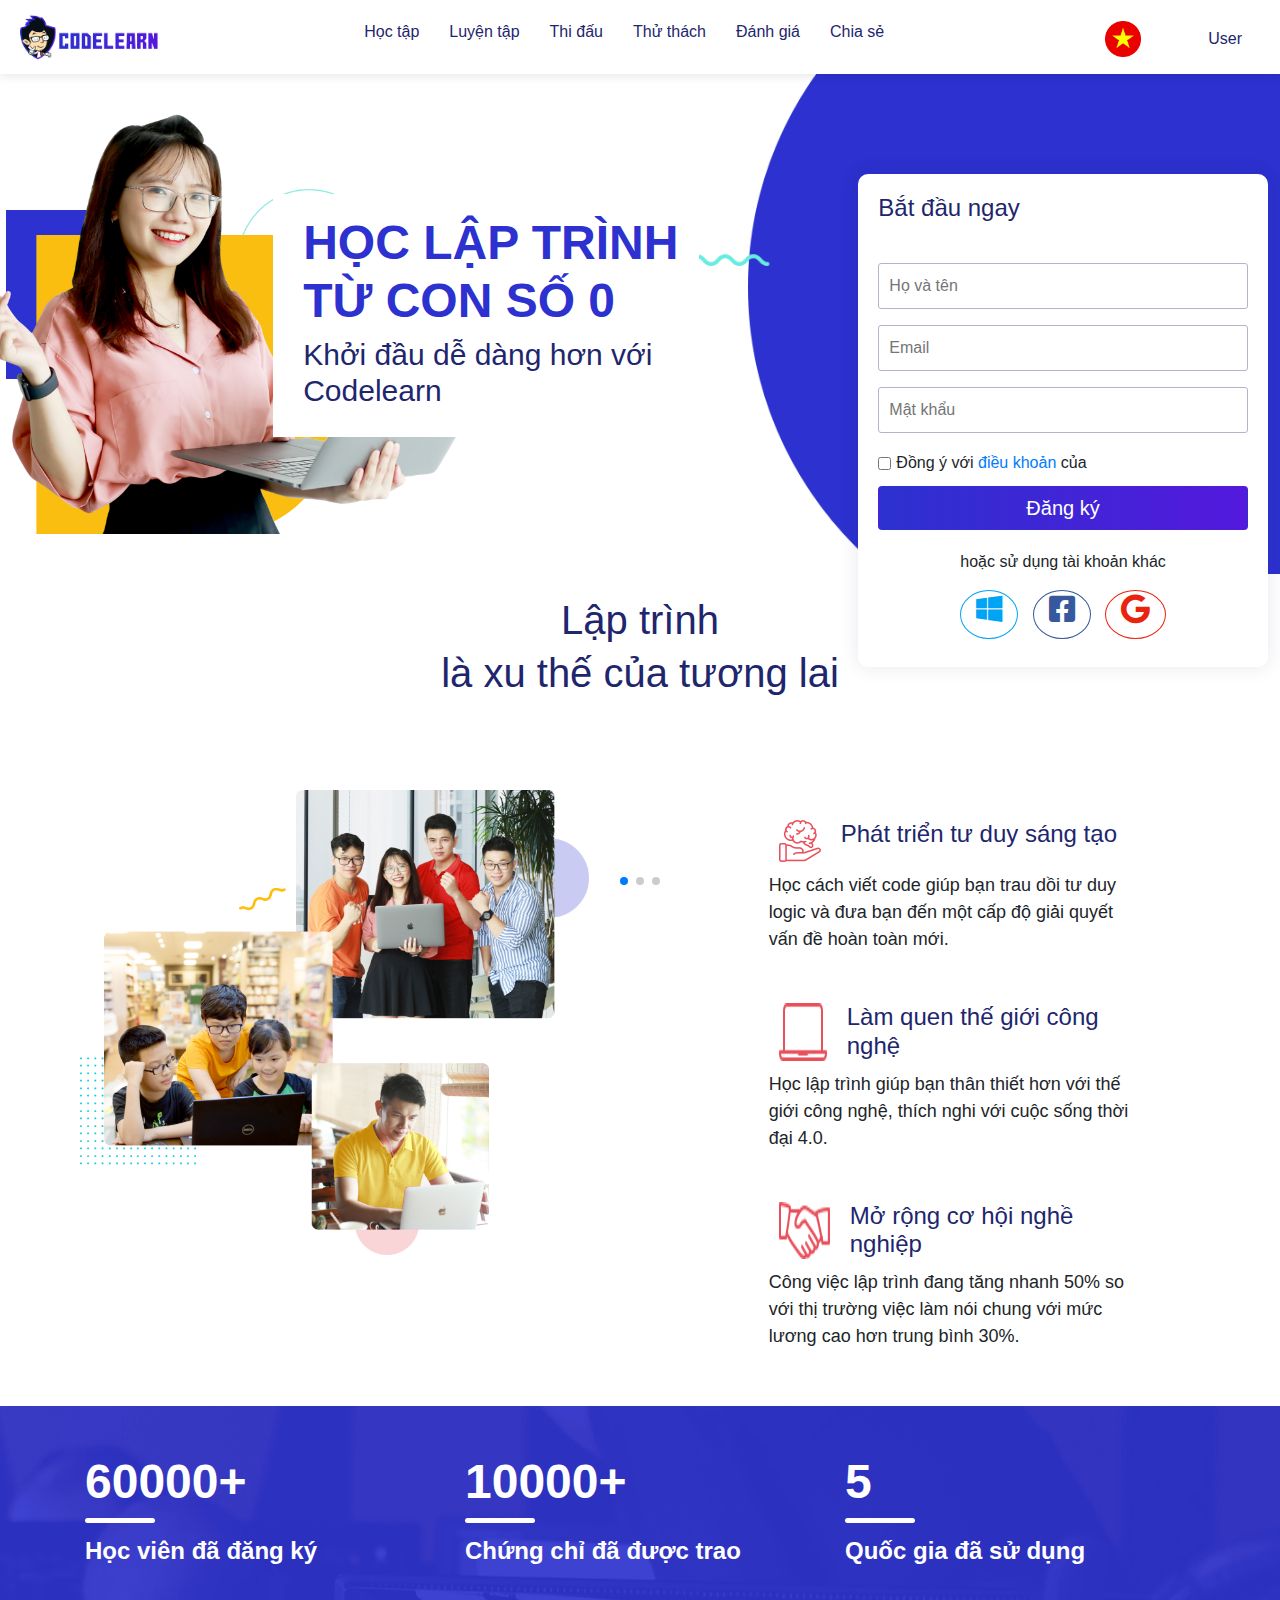
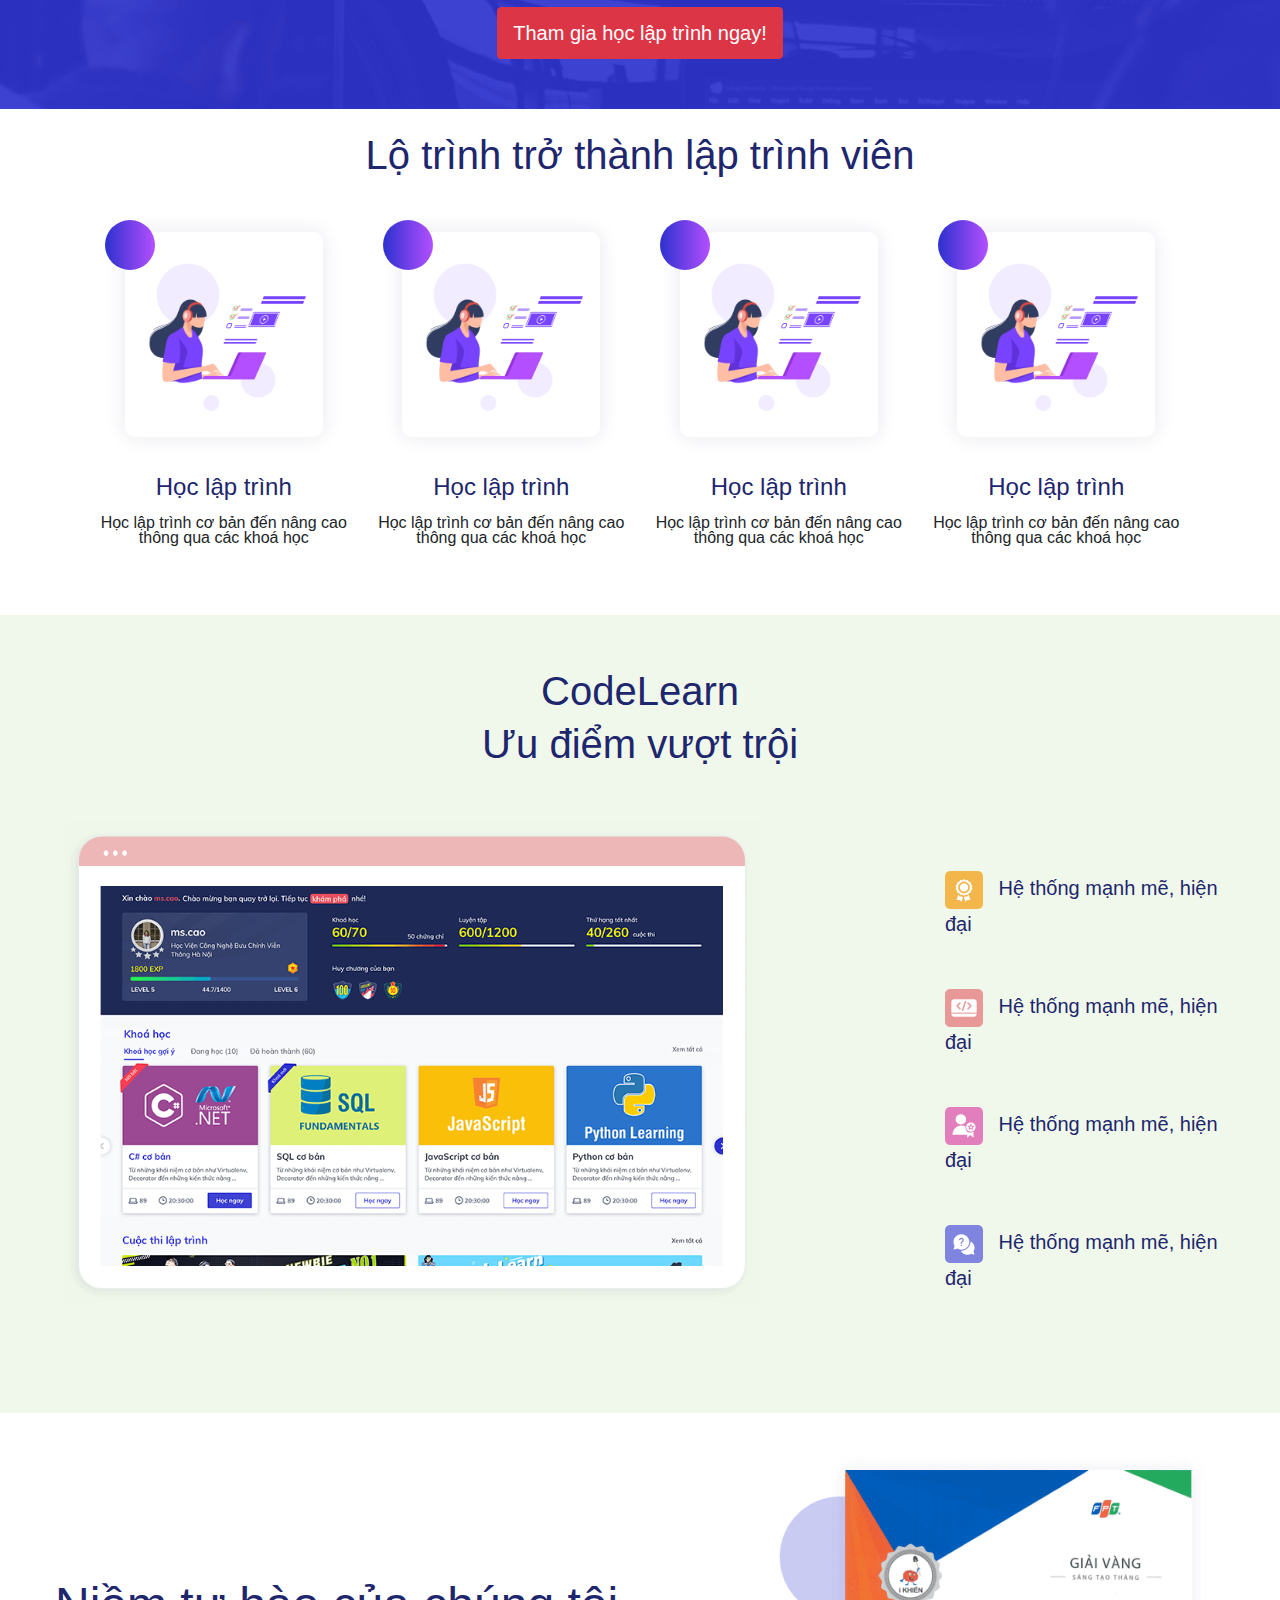
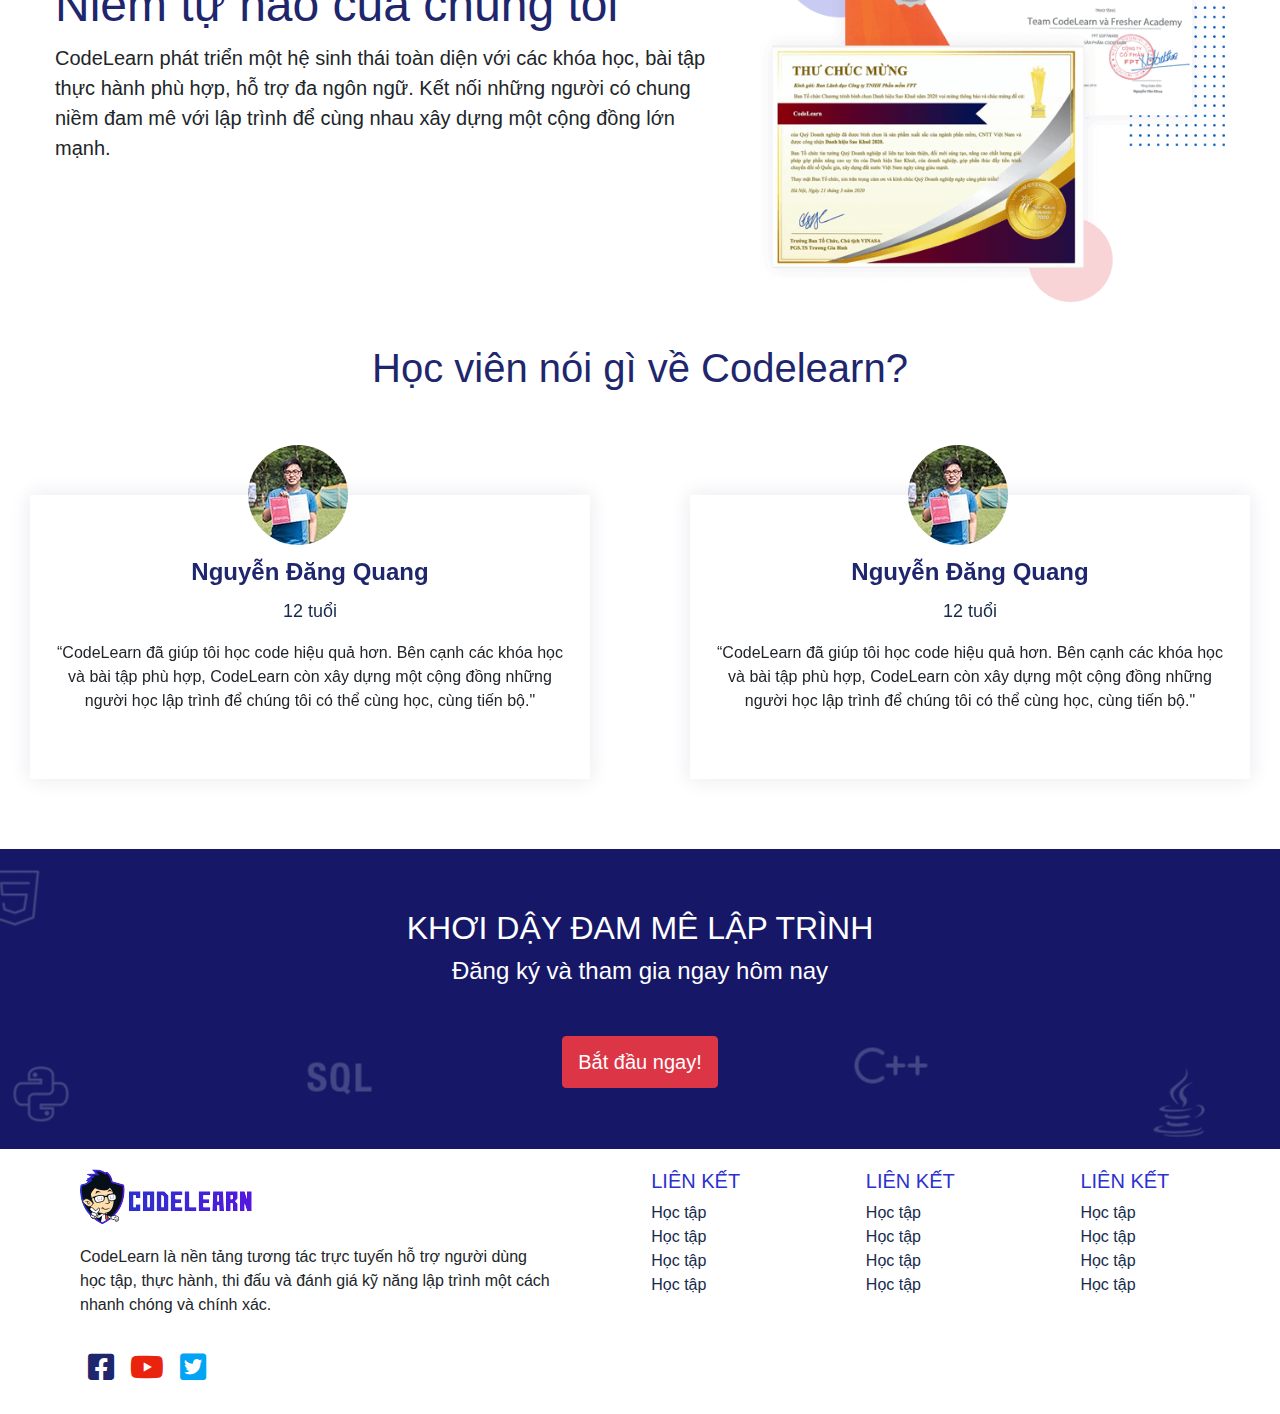
<file: codelearn/index.html>
<!doctype html>
<html lang="en">

<head>
    <title>Home codelearn</title>
    <!-- Required meta tags -->
    <meta charset="utf-8">
    <meta name="viewport" content="width=device-width, initial-scale=1, shrink-to-fit=no">
    <link rel="stylesheet" href="style.css">
    <link rel="stylesheet" href="https://use.fontawesome.com/releases/v5.6.3/css/all.css">
    <link rel="stylesheet" href="https://unpkg.com/swiper/swiper-bundle.min.css">

    <!-- Bootstrap CSS -->
    <link rel="stylesheet" href="https://stackpath.bootstrapcdn.com/bootstrap/4.3.1/css/bootstrap.min.css"
        integrity="sha384-ggOyR0iXCbMQv3Xipma34MD+dH/1fQ784/j6cY/iJTQUOhcWr7x9JvoRxT2MZw1T" crossorigin="anonymous">
</head>

<body>
    <article class="menu">
        <header>
            <div class="logo">
                <a href="./index.html">
                    <img src="img/codelearn-logo.png">
                </a>
            </div>
            <ul class="list">
                <a href="./listccourse/index.html">
                    <li class="list_item">Học tập</li>
                </a>
                <a href="#">
                    <li class="list_item">Luyện tập</li>
                </a>
                <a href="#">
                    <li class="list_item">Thi đấu</li>
                </a>
                <a href="#">
                    <li class="list_item">Thử thách</li>
                </a>
                <a href="#">
                    <li class="list_item">Đánh giá</li>
                </a>
                </a>
                <a href="./codelearn_bv/index.html">
                    <li class="list_item">Chia sẻ</li>
                </a>
            </ul>
            <ul class="button">
                <li class="button_item"><img src="img/vn.png"></li>
                <li class="button_item">
                    <a class="btn login" href="./user/index.html">User</a>
                </li>
                <li class="bar-menu">
                    <i class="fas fa-bars"></i>
                </li>
            </ul>
        </header>
    </article>
    <div class="main_content row">
        <div class="start_left col-lg-6 col-12">
            <div class="content">
                <h1>HỌC LẬP TRÌNH TỪ CON SỐ 0</h1>
                <h2>Khởi đầu dễ dàng hơn với Codelearn</h2>
            </div>
        </div>
        <div class="start_right col-lg-5 col-12">
            <div class="inner">
                <form>
                    <h4>Bắt đầu ngay</h4><br>
                    <div class="input">
                        <input type="text" id="name" placeholder="Họ và tên"><br>
                        <input type="text" id="email" placeholder="Email"><br>
                        <input type="text" id="pass" placeholder="Mật khẩu"><br>
                    </div>
                    <div class="checkbox">
                        <input type="checkbox" id="check" value="check">
                        <label for="check" class="text">Đồng ý với <a href="#">điều khoản</a> của</label><br>
                    </div>
                    <button class="btn">Đăng ký</button><br>
                    <div class="icon_login">
                        <span>hoặc sử dụng tài khoản khác</span>
                        <div class="list_icon">
                            <a href="#" class="window"><i class="fab fa-windows"></i></a>
                            <a href="#" class="fb"><i class="fab fa-facebook-square"></i></a>
                            <a href="#" class="gg"><i class="fab fa-google"></i></a>
                        </div>
                    </div>
                </form>
            </div>
        </div>
    </div>
    <div class="intro">
        <h2>Lập trình <br> là xu thế của tương lai</h2>
        <div class="detail_intro row">
            <div class="left_intro col-lg-7 col-12"><img src="img/chia-khoa-lap-trinh.png" alt=""></div>
            <div class="right_intro col-lg-4 col-12">
                <div class="dev_intel border_intro">
                    <div class="tittle">
                        <img src="img/phat-trien-tu-duy-sang-tao.png" alt="">
                        <h4>Phát triển tư duy sáng tạo</h4>
                    </div>
                    <div class="detail">
                        <p>Học cách viết code giúp bạn trau dồi tư duy logic và đưa bạn đến một cấp độ giải
                            quyết
                            vấn đề hoàn toàn mới.</p>
                    </div>
                </div>
                <div class="tech border_intro">
                    <div class="tittle">
                        <img src="img/lam-quen-cong-nghe.png" alt="">
                        <h4>Làm quen thế giới công nghệ</h4>
                    </div>
                    <div class="detail">
                        <p>Học lập trình giúp bạn thân thiết hơn với thế giới công nghệ, thích nghi với cuộc
                            sống
                            thời đại 4.0.</p>
                    </div>
                </div>
                <div class="chance_job border_intro">
                    <div class="tittle">
                        <img src="img/mo-rong-co-hoi-nghe-nghiep.png" alt="">
                        <h4>Mở rộng cơ hội nghề nghiệp</h4>
                    </div>
                    <div class="detail">
                        <p>Công việc lập trình đang tăng nhanh 50% so với thị trường việc làm nói chung với mức
                            lương cao hơn trung bình 30%.</p>
                    </div>
                </div>
            </div>
        </div>
    </div>
    <div class="review">
        <div class="container">
            <div class="row">
                <div class="col-lg-4 col-12 static-number">
                    <div class="number">60000+</div>
                    <div class="letter">Học viên đã đăng ký</div>
                </div>
                <div class="col-lg-4 col-12 static-number">
                    <div class="number">10000+</div>
                    <div class="letter">Chứng chỉ đã được trao</div>
                </div>
                <div class="col-lg-4 col-12 static-number">
                    <div class="number">5</div>
                    <div class="letter">Quốc gia đã sử dụng</div>
                </div>
            </div>
            <div class="button">
                <div class="btn btn-danger">Tham gia học lập trình ngay!</div>
            </div>
        </div>
    </div>
    <div class="road">
        <h2>Lộ trình trở thành lập trình viên</h2>
        <div class="row">
            <div class="col-lg-3 col-12 study_code">
                <div class="border_img">
                    <div class="img"><img src="img/hoc-lap-trinh.png" alt=""></div>
                </div>
                <div class="inner_card">
                    <h4>Học lập trình</h4>
                    <p>Học lập trình cơ bản đến nâng cao thông qua các khoá học</p>
                </div>
            </div>
            <div class="col-lg-3 col-12 study_code">
                <div class="border_img">
                    <div class="img"><img src="img/hoc-lap-trinh.png" alt=""></div>
                </div>
                <div class="inner_card">
                    <h4>Học lập trình</h4>
                    <p>Học lập trình cơ bản đến nâng cao thông qua các khoá học</p>
                </div>
            </div>
            <div class="col-lg-3 col-12 study_code">
                <div class="border_img">
                    <div class="img"><img src="img/hoc-lap-trinh.png" alt=""></div>
                </div>
                <div class="inner_card">
                    <h4>Học lập trình</h4>
                    <p>Học lập trình cơ bản đến nâng cao thông qua các khoá học</p>
                </div>
            </div>
            <div class="col-lg-3 col-12 study_code">
                <div class="border_img">
                    <div class="img"><img src="img/hoc-lap-trinh.png" alt=""></div>
                </div>
                <div class="inner_card">
                    <h4>Học lập trình</h4>
                    <p>Học lập trình cơ bản đến nâng cao thông qua các khoá học</p>
                </div>
            </div>
        </div>
    </div>
    <div class="advantage">
        <h2>CodeLearn <br> Ưu điểm vượt trội</h2>
        <div class="row">
            <div class="col-lg-7 col-12 left">
                <img src="img/he-thong-hoc-code-manh-me.png" alt="">
            </div>
            <div class="col-lg-4 col-12 right">
                <div class="border_adv">
                    <img src="img/icon-chung-nhan.png" alt="">
                    Hệ thống mạnh mẽ, hiện đại
                </div>
                <div class="border_adv">
                    <img src="img/icon-code.png" alt="">
                    Hệ thống mạnh mẽ, hiện đại
                </div>
                <div class="border_adv">
                    <img src="img/icon-cong-dong.png" alt="">
                    Hệ thống mạnh mẽ, hiện đại
                </div>
                <div class="border_adv">
                    <img src="img/icon-doi-ngu-codelearn.png" alt="">
                    Hệ thống mạnh mẽ, hiện đại
                </div>
            </div>
        </div>
    </div>
    <div class="certificate">
        <div class="row">
            <div class="col-lg-7 col-12 left">
                <h2>Niềm tự hào của chúng tôi</h2>
                <p>CodeLearn phát triển một hệ sinh thái toàn diện với các khóa học, bài tập thực hành phù hợp, hỗ
                    trợ
                    đa ngôn ngữ. Kết nối những người có chung niềm đam mê với lập trình để cùng nhau xây dựng một
                    cộng
                    đồng lớn mạnh.</p>
            </div>
            <div class="col-lg-5 col-12 right">
                <img src="img/chung-tri-codelearn.png" alt="">
            </div>
        </div>
    </div>
    <div class="recomment">
        <h2>Học viên nói gì về Codelearn?</h2>
        <div class="slide">
            <!-- Swiper -->
            <div class="swiper-container">
                <div class="swiper-wrapper">
                    <div class="swiper-slide">
                        <div class="card_slide">
                            <div class="infor">
                                <h2>Nguyễn Đăng Quang</h2>
                                <p>12 tuổi</p>
                            </div>
                            <div class="said">
                                <p>“CodeLearn đã giúp tôi học code hiệu quả hơn. Bên cạnh các khóa học và bài tập
                                    phù
                                    hợp, CodeLearn còn xây dựng một cộng đồng những người học lập trình để chúng tôi
                                    có
                                    thể cùng học, cùng tiến bộ."</p>
                            </div>
                        </div>
                    </div>
                    <div class="swiper-slide">
                        <div class="card_slide">
                            <div class="infor">
                                <h2>Nguyễn Đăng Quang</h2>
                                <p>12 tuổi</p>
                            </div>
                            <div class="said">
                                <p>“CodeLearn đã giúp tôi học code hiệu quả hơn. Bên cạnh các khóa học và bài tập
                                    phù
                                    hợp, CodeLearn còn xây dựng một cộng đồng những người học lập trình để chúng tôi
                                    có
                                    thể cùng học, cùng tiến bộ."</p>
                            </div>
                        </div>
                    </div>
                    <div class="swiper-slide">
                        <div class="card_slide">
                            <div class="infor">
                                <h2>Nguyễn Đăng Quang</h2>
                                <p>12 tuổi</p>
                            </div>
                            <div class="said">
                                <p>“CodeLearn đã giúp tôi học code hiệu quả hơn. Bên cạnh các khóa học và bài tập
                                    phù
                                    hợp, CodeLearn còn xây dựng một cộng đồng những người học lập trình để chúng tôi
                                    có
                                    thể cùng học, cùng tiến bộ."</p>
                            </div>
                        </div>
                    </div>
                    <div class="swiper-slide">
                        <div class="card_slide">
                            <div class="infor">
                                <h2>Nguyễn Đăng Quang</h2>
                                <p>12 tuổi</p>
                            </div>
                            <div class="said">
                                <p>“CodeLearn đã giúp tôi học code hiệu quả hơn. Bên cạnh các khóa học và bài tập
                                    phù
                                    hợp, CodeLearn còn xây dựng một cộng đồng những người học lập trình để chúng tôi
                                    có
                                    thể cùng học, cùng tiến bộ."</p>
                            </div>
                        </div>
                    </div>
                </div>
                <!-- Add Pagination -->
                <div class="swiper-pagination"></div>
            </div>
        </div>
    </div>
    <div class="review_end">
        <div class="container">
            <h2>KHƠI DẬY ĐAM MÊ LẬP TRÌNH</h2>
            <h4>Đăng ký và tham gia ngay hôm nay</h4>
            <div class="button">
                <div class="btn btn-danger">Bắt đầu ngay!</div>
            </div>
        </div>
    </div>
    <div class="footer">
        <div class="container-fluid">
            <div class="row">
                <div class="col-lg-5 col-md-12 col-12 contact">
                    <div class="logo">
                        <img src="img/codelearn-logo.png" alt="">
                    </div>
                    <div class="content">
                        <p>CodeLearn là nền tảng tương tác trực tuyến hỗ trợ người dùng học tập, thực hành, thi đấu
                            và
                            đánh giá kỹ năng lập trình một cách nhanh chóng và chính xác.</p>
                    </div>
                    <div class="icon-list">
                        <ul>
                            <li class="fb"><a href="#"><i class="fab fa-facebook-square"></i></a></li>
                            <li class="yt"><a href="#"><i class="fab fa-youtube"></i></a></li>
                            <li class="tws"><a href="#"><i class="fab fa-twitter-square"></i></a></li>
                        </ul>
                    </div>
                </div>
                <div class="col-lg-7 col-md-12 col-12 link">
                    <div class="row">
                        <div class="col-4 col-md-4">
                            <h5>LIÊN KẾT</h5>
                            <a href="#">Học tập</a><br>
                            <a href="#">Học tập</a><br>
                            <a href="#">Học tập</a><br>
                            <a href="#">Học tập</a><br>
                        </div>
                        <div class="col-4 col-md-4">
                            <h5>LIÊN KẾT</h5>
                            <a href="#">Học tập</a><br>
                            <a href="#">Học tập</a><br>
                            <a href="#">Học tập</a><br>
                            <a href="#">Học tập</a><br>
                        </div>
                        <div class="col-4 col-md-4">
                            <h5>LIÊN KẾT</h5>
                            <a href="#">Học tập</a><br>
                            <a href="#">Học tập</a><br>
                            <a href="#">Học tập</a><br>
                            <a href="#">Học tập</a><br>
                        </div>
                    </div>
                </div>
            </div>
        </div>
    </div>
    <!-- Optional JavaScript -->
    <!-- jQuery first, then Popper.js, then Bootstrap JS -->
    <script src="https://code.jquery.com/jquery-3.3.1.slim.min.js"
        integrity="sha384-q8i/X+965DzO0rT7abK41JStQIAqVgRVzpbzo5smXKp4YfRvH+8abtTE1Pi6jizo" crossorigin="anonymous">
    </script>
    <script src="https://cdnjs.cloudflare.com/ajax/libs/popper.js/1.14.7/umd/popper.min.js"
        integrity="sha384-UO2eT0CpHqdSJQ6hJty5KVphtPhzWj9WO1clHTMGa3JDZwrnQq4sF86dIHNDz0W1" crossorigin="anonymous">
    </script>
    <script src="https://stackpath.bootstrapcdn.com/bootstrap/4.3.1/js/bootstrap.min.js"
        integrity="sha384-JjSmVgyd0p3pXB1rRibZUAYoIIy6OrQ6VrjIEaFf/nJGzIxFDsf4x0xIM+B07jRM" crossorigin="anonymous">
    </script>
    <script src="https://unpkg.com/swiper/swiper-bundle.min.js"></script>
    <script>
        var swiper = new Swiper('.swiper-container', {
            slidesPerView: 3,
            spaceBetween: 40,
            autoplay: {
                delay: 2500,
                disableOnInteraction: false,
            },
            freeMode: true,
            pagination: {
                el: '.swiper-pagination',
                clickable: true,
            },
            breakpoints: {
                '@0.00': {
                    slidesPerView: 1,
                    spaceBetween: 10,
                },
                '@0.75': {
                    slidesPerView: 1,
                    spaceBetween: 20,
                },
                '@1.00': {
                    slidesPerView: 2,
                    spaceBetween: 40,
                },
                '@1.50': {
                    slidesPerView: 3,
                    spaceBetween: 40,
                },
            }
        });
    </script>
    <script>
        var swiper = new Swiper('.swiper-container-logo', {
            slidesPerView: 7,
            spaceBetween: 0,
            autoplay: {
                delay: 2500,
                disableOnInteraction: false,
            },
            freeMode: true,
        });
    </script>
    <script>
        var swiper = new Swiper('.swiper-container-logo-res', {
            slidesPerView: 2,
            spaceBetween: 0,
            autoplay: {
                delay: 2500,
                disableOnInteraction: false,
            },
            freeMode: true,
        });
    </script>
</body>

</html>
</file>
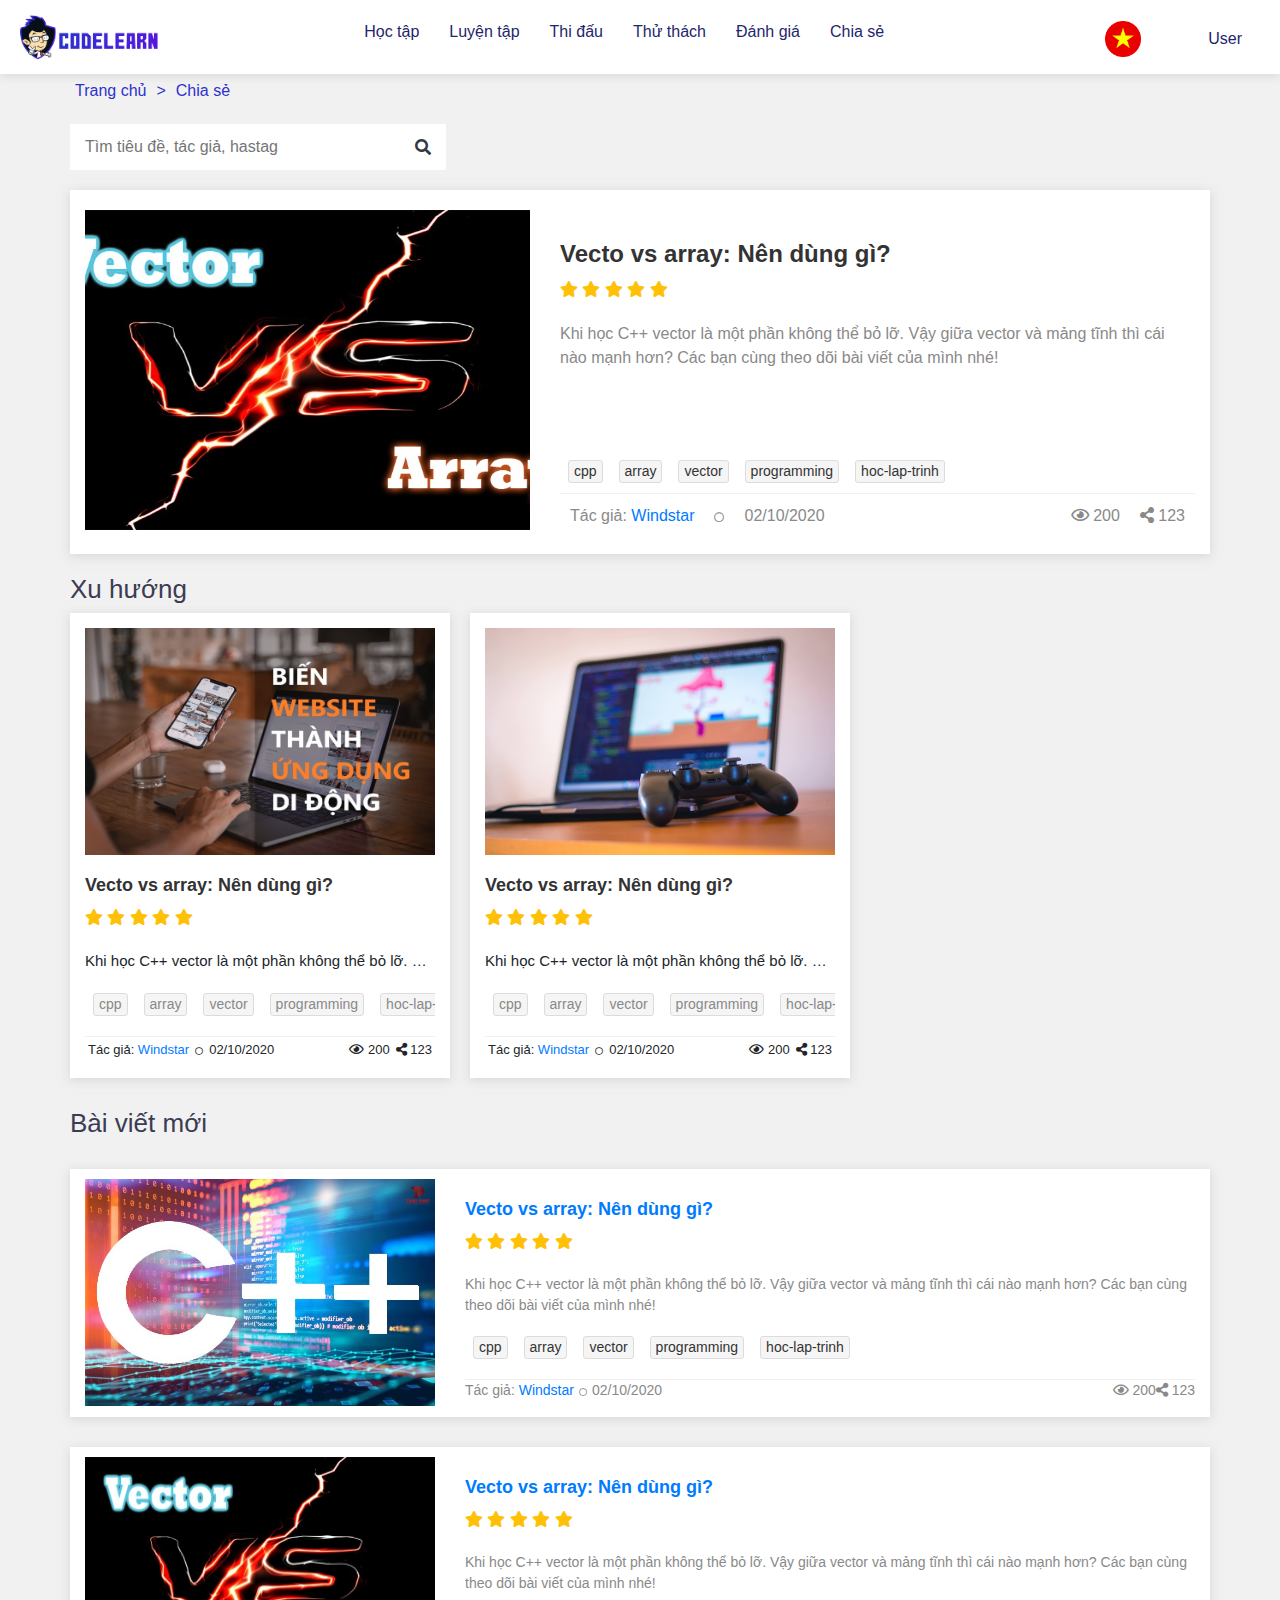
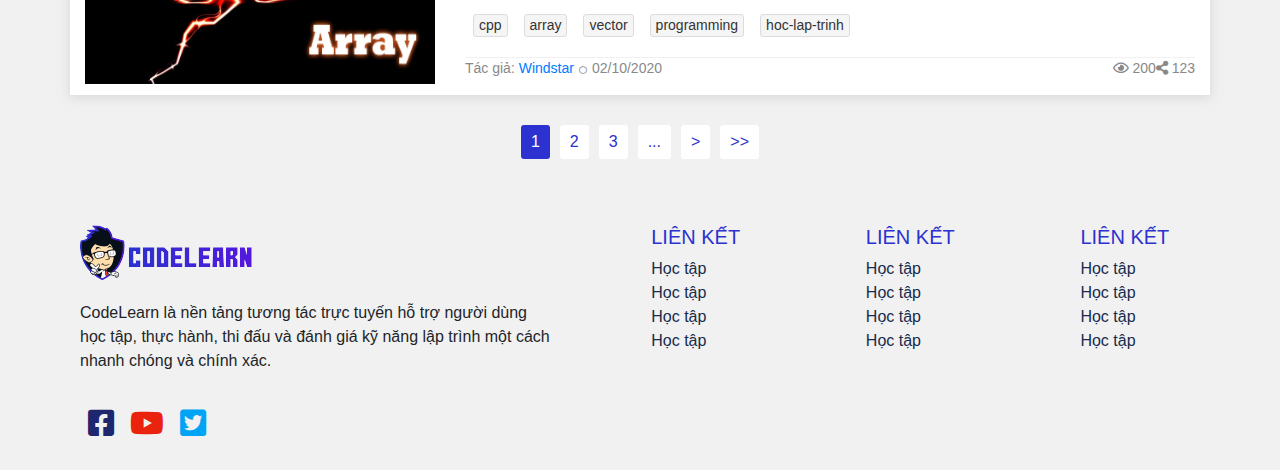
<file: codelearn/codelearn_bv/index.html>
<!doctype html>
<html lang="en">

<head>
    <title>Bài viết</title>
    <!-- Required meta tags -->
    <meta charset="utf-8">
    <meta name="viewport" content="width=device-width, initial-scale=1, shrink-to-fit=no">
    <link rel="stylesheet" href="style.css">
    <link rel="stylesheet" href="https://use.fontawesome.com/releases/v5.6.3/css/all.css">

    <!-- Bootstrap CSS -->
    <link rel="stylesheet" href="https://stackpath.bootstrapcdn.com/bootstrap/4.3.1/css/bootstrap.min.css"
        integrity="sha384-ggOyR0iXCbMQv3Xipma34MD+dH/1fQ784/j6cY/iJTQUOhcWr7x9JvoRxT2MZw1T" crossorigin="anonymous">
</head>

<body>
    <article class="menu">
        <header>
            <div class="logo">
                <a href="../index.html">
                    <img src="img/codelearn-logo.png">
                </a>
            </div> 
            <ul class="list">
                <a href="../listccourse/index.html">
                    <li class="list_item">Học tập</li>
                </a>
                <a href="#">
                    <li class="list_item">Luyện tập</li>
                </a>
                <a href="#">
                    <li class="list_item">Thi đấu</li>
                </a>
                <a href="#">
                    <li class="list_item">Thử thách</li>
                </a>
                <a href="#">
                    <li class="list_item">Đánh giá</li>
                </a>
                </a>
                <a href="./index.html">
                    <li class="list_item">Chia sẻ</li>
                </a>
            </ul>
            <ul class="button">
                <li class="button_item"><img src="img/vn.png"></li>
                <li class="button_item">
                    <a class="btn login" href="../user/index.html">User</a>
                </li>
                <li class="bar-menu">
                    <i class="fas fa-bars"></i>
                </li>
            </ul>
        </header>
    </article>
    <div class="wrapper">
        <div class="container">
            <div class="header">
                <ul class="list_text">
                    <li><a href="#">Trang chủ</a></li>
                    <span>></span>
                    <li><a href="#">Chia sẻ</a></li>
                </ul>
                <div class="search">
                    <input type="text" placeholder="Tìm tiêu đề, tác giả, hastag">
                    <a href="#"><i class="fas fa-search"></i></a>
                </div>
            </div>
            <div class="layout_main">
                <div class="card_header">
                    <div class="row container-fluid">
                        <div class="col-lg-5 col-12 img">
                            <a href="#">
                                <img src="img/vector-va-array-nen-dung-gi-63742345352.378.jpg" alt="">
                            </a>
                        </div>
                        <div class="col-lg-7 col-12 content">
                            <div class="detail">
                                <h1><a href="./../codelearn_bvct/index.html">Vecto vs array: Nên dùng gì?</a></h1>
                                <div class="star">
                                    <i class="fas fa-star"></i>
                                    <i class="fas fa-star"></i>
                                    <i class="fas fa-star"></i>
                                    <i class="fas fa-star"></i>
                                    <i class="fas fa-star"></i>
                                </div>
                                <p>
                                    Khi học C++ vector là một phần không thể bỏ lỡ. Vậy giữa vector và mảng tĩnh thì cái
                                    nào mạnh hơn? Các bạn cùng theo dõi bài viết của mình nhé!
                                </p>
                                <ul class="hastag">
                                    <li><a href="#">cpp</a></li>
                                    <li><a href="#">array</a></li>
                                    <li><a href="#">vector</a></li>
                                    <li><a href="#">programming</a></li>
                                    <li><a href="#">hoc-lap-trinh</a></li>
                                </ul>
                            </div>
                            <div class="connect">
                                <ul class="infor">
                                    <li>Tác giả: <span><a href="#">Windstar</a></span></li>
                                    <li><i class="far fa-circle"></i></li>
                                    <li>02/10/2020</li>
                                </ul>
                                <ul class="share">
                                    <li>
                                        <i class="far fa-eye"></i>
                                        <span>200</span>
                                    </li>
                                    <li>
                                        <i class="fas fa-share-alt"></i>
                                        <span>123</span>
                                    </li>
                                </ul>
                            </div>
                        </div>
                    </div>
                </div>
                <div class="trending">
                    <h1>Xu hướng</h1>
                    <div class="row">
                        <div class="col-lg-4 col-md-4 col-12 card_trend fist">
                            <div class="col-12 img">
                                <a href="#">
                                    <img src="img/bien-trang-web-thanh-ung-dung-di-dong-63741439655.3131.jpg" alt="">
                                </a>
                            </div>
                            <div class="col-12 content">
                                <div class="detail">
                                    <h2><a href="#">Vecto vs array: Nên dùng gì?</a></h2>
                                    <div class="star">
                                        <i class="fas fa-star"></i>
                                        <i class="fas fa-star"></i>
                                        <i class="fas fa-star"></i>
                                        <i class="fas fa-star"></i>
                                        <i class="fas fa-star"></i>
                                    </div>
                                    <p>
                                        Khi học C++ vector là một phần không thể bỏ lỡ. Vậy giữa vector và mảng tĩnh
                                        thì cái nào mạnh hơn? Các bạn cùng theo dõi bài viết của mình nhé!
                                    </p>
                                    <ul class="hastag">
                                        <li><a href="#">cpp</a></li>
                                        <li><a href="#">array</a></li>
                                        <li><a href="#">vector</a></li>
                                        <li><a href="#">programming</a></li>
                                        <li><a href="#">hoc-lap-trinh</a></li>
                                    </ul>
                                </div>
                                <div class="connect">
                                    <ul class="infor">
                                        <li class="author">Tác giả: <span><a href="#">Windstar</a></span></li>
                                        <li><i class="far fa-circle"></i></li>
                                        <li>02/10/2020</li>
                                    </ul>
                                    <ul class="share">
                                        <li>
                                            <i class="far fa-eye"></i>
                                            <span>200</span>
                                        </li>
                                        <li>
                                            <i class="fas fa-share-alt"></i>
                                            <span>123</span>
                                        </li>
                                    </ul>
                                </div>
                            </div>
                        </div>
                        <div class="col-lg-4 col-md-4 col-12 card_trend">
                            <div class="col-12 img">
                                <a href="#">
                                    <img src="img/cong-nghe-dang-thay-doi-the-gioi-game-63742238956.75.jpg" alt="">
                                </a>
                            </div>
                            <div class="col-12 content">
                                <div class="detail">
                                    <h2><a href="#">Vecto vs array: Nên dùng gì?</a></h2>
                                    <div class="star">
                                        <i class="fas fa-star"></i>
                                        <i class="fas fa-star"></i>
                                        <i class="fas fa-star"></i>
                                        <i class="fas fa-star"></i>
                                        <i class="fas fa-star"></i>
                                    </div>
                                    <p>
                                        Khi học C++ vector là một phần không thể bỏ lỡ. Vậy giữa vector và mảng tĩnh
                                        thì cái nào mạnh hơn? Các bạn cùng theo dõi bài viết của mình nhé!
                                    </p>
                                    <ul class="hastag">
                                        <li><a href="#">cpp</a></li>
                                        <li><a href="#">array</a></li>
                                        <li><a href="#">vector</a></li>
                                        <li><a href="#">programming</a></li>
                                        <li><a href="#">hoc-lap-trinh</a></li>
                                    </ul>
                                </div>
                                <div class="connect">
                                    <ul class="infor">
                                        <li class="author">Tác giả: <span><a href="#">Windstar</a></span></li>
                                        <li><i class="far fa-circle"></i></li>
                                        <li>02/10/2020</li>
                                    </ul>
                                    <ul class="share">
                                        <li>
                                            <i class="far fa-eye"></i>
                                            <span>200</span>
                                        </li>
                                        <li>
                                            <i class="fas fa-share-alt"></i>
                                            <span>123</span>
                                        </li>
                                    </ul>
                                </div>
                            </div>
                        </div>
                    </div>
                </div>
                <div class="news">
                    <h1>Bài viết mới</h1>
                    <div class="card_news">
                        <div class="row container-fluid">
                            <div class="col-lg-4 col-12 img">
                                <a href="#">
                                    <img src="img/khac-biet-giua-heap-va-stack-63742427234.3098.jpg" alt="">
                                </a>
                            </div>
                            <div class="col-lg-8 col-12 content">
                                <div class="detail">
                                    <h2><a href="#">Vecto vs array: Nên dùng gì?</a></h2>
                                    <div class="star">
                                        <i class="fas fa-star"></i>
                                        <i class="fas fa-star"></i>
                                        <i class="fas fa-star"></i>
                                        <i class="fas fa-star"></i>
                                        <i class="fas fa-star"></i>
                                    </div>
                                    <p>
                                        Khi học C++ vector là một phần không thể bỏ lỡ. Vậy giữa vector và mảng tĩnh thì cái
                                        nào mạnh hơn? Các bạn cùng theo dõi bài viết của mình nhé!
                                    </p>
                                    <ul class="hastag">
                                        <li><a href="#">cpp</a></li>
                                        <li><a href="#">array</a></li>
                                        <li><a href="#">vector</a></li>
                                        <li><a href="#">programming</a></li>
                                        <li><a href="#">hoc-lap-trinh</a></li>
                                    </ul>
                                </div>
                                <div class="connect">
                                    <ul class="infor">
                                        <li>Tác giả: <span><a href="#">Windstar</a></span></li>
                                        <li><i class="far fa-circle"></i></li>
                                        <li>02/10/2020</li>
                                    </ul>
                                    <ul class="share">
                                        <li>
                                            <i class="far fa-eye"></i>
                                            <span>200</span>
                                        </li>
                                        <li>
                                            <i class="fas fa-share-alt"></i>
                                            <span>123</span>
                                        </li>
                                    </ul>
                                </div>
                            </div>
                        </div>
                    </div>
                    <div class="card_news">
                        <div class="row container-fluid">
                            <div class="col-lg-4 col-12 img">
                                <a href="#">
                                    <img src="img/vector-va-array-nen-dung-gi-63742345352.378.jpg" alt="">
                                </a>
                            </div>
                            <div class="col-lg-8 col-12 content">
                                <div class="detail">
                                    <h2><a href="#">Vecto vs array: Nên dùng gì?</a></h2>
                                    <div class="star">
                                        <i class="fas fa-star"></i>
                                        <i class="fas fa-star"></i>
                                        <i class="fas fa-star"></i>
                                        <i class="fas fa-star"></i>
                                        <i class="fas fa-star"></i>
                                    </div>
                                    <p>
                                        Khi học C++ vector là một phần không thể bỏ lỡ. Vậy giữa vector và mảng tĩnh thì cái
                                        nào mạnh hơn? Các bạn cùng theo dõi bài viết của mình nhé!
                                    </p>
                                    <ul class="hastag">
                                        <li><a href="#">cpp</a></li>
                                        <li><a href="#">array</a></li>
                                        <li><a href="#">vector</a></li>
                                        <li><a href="#">programming</a></li>
                                        <li><a href="#">hoc-lap-trinh</a></li>
                                    </ul>
                                </div>
                                <div class="connect">
                                    <ul class="infor">
                                        <li>Tác giả: <span><a href="#">Windstar</a></span></li>
                                        <li><i class="far fa-circle"></i></li>
                                        <li>02/10/2020</li>
                                    </ul>
                                    <ul class="share">
                                        <li>
                                            <i class="far fa-eye"></i>
                                            <span>200</span>
                                        </li>
                                        <li>
                                            <i class="fas fa-share-alt"></i>
                                            <span>123</span>
                                        </li>
                                    </ul>
                                </div>
                            </div>
                        </div>
                    </div>
                </div>
                <div class="num_page">
                    <ul>
                        <li class="fist">1</li>
                        <li class="pointer">2</li>
                        <li class="pointer">3</li>
                        <li>...</li>
                        <li class="pointer">></li>
                        <li class="pointer">>></li>
                    </ul>
                </div>
            </div>
        </div>
        <div class="footer">
            <div class="container-fluid">
                <div class="row">
                    <div class="col-lg-5 col-md-12 col-12 contact">
                        <div class="logo">
                            <img src="img/codelearn-logo.png" alt="">
                        </div>
                        <div class="content">
                            <p>CodeLearn là nền tảng tương tác trực tuyến hỗ trợ người dùng học tập, thực hành, thi đấu
                                và
                                đánh giá kỹ năng lập trình một cách nhanh chóng và chính xác.</p>
                        </div>
                        <div class="icon-list">
                            <ul>
                                <li class="fb"><a href="#"><i class="fab fa-facebook-square"></i></a></li>
                                <li class="yt"><a href="#"><i class="fab fa-youtube"></i></a></li>
                                <li class="tws"><a href="#"><i class="fab fa-twitter-square"></i></a></li>
                            </ul>
                        </div>
                    </div>
                    <div class="col-lg-7 col-md-12 col-12 link">
                        <div class="row">
                            <div class="col-4 col-md-4">
                                <h5>LIÊN KẾT</h5>
                                <a href="#">Học tập</a><br>
                                <a href="#">Học tập</a><br>
                                <a href="#">Học tập</a><br>
                                <a href="#">Học tập</a><br>
                            </div>
                            <div class="col-4 col-md-4">
                                <h5>LIÊN KẾT</h5>
                                <a href="#">Học tập</a><br>
                                <a href="#">Học tập</a><br>
                                <a href="#">Học tập</a><br>
                                <a href="#">Học tập</a><br>
                            </div>
                            <div class="col-4 col-md-4">
                                <h5>LIÊN KẾT</h5>
                                <a href="#">Học tập</a><br>
                                <a href="#">Học tập</a><br>
                                <a href="#">Học tập</a><br>
                                <a href="#">Học tập</a><br>
                            </div>
                        </div>
                    </div>
                </div>
            </div>
        </div>
        <!-- Optional JavaScript -->
        <!-- jQuery first, then Popper.js, then Bootstrap JS -->
        <script src="https://code.jquery.com/jquery-3.3.1.slim.min.js"
            integrity="sha384-q8i/X+965DzO0rT7abK41JStQIAqVgRVzpbzo5smXKp4YfRvH+8abtTE1Pi6jizo" crossorigin="anonymous">
        </script>
        <script src="https://cdnjs.cloudflare.com/ajax/libs/popper.js/1.14.7/umd/popper.min.js"
            integrity="sha384-UO2eT0CpHqdSJQ6hJty5KVphtPhzWj9WO1clHTMGa3JDZwrnQq4sF86dIHNDz0W1" crossorigin="anonymous">
        </script>
        <script src="https://stackpath.bootstrapcdn.com/bootstrap/4.3.1/js/bootstrap.min.js"
            integrity="sha384-JjSmVgyd0p3pXB1rRibZUAYoIIy6OrQ6VrjIEaFf/nJGzIxFDsf4x0xIM+B07jRM" crossorigin="anonymous">
        </script>
</body>

</html>
</file>
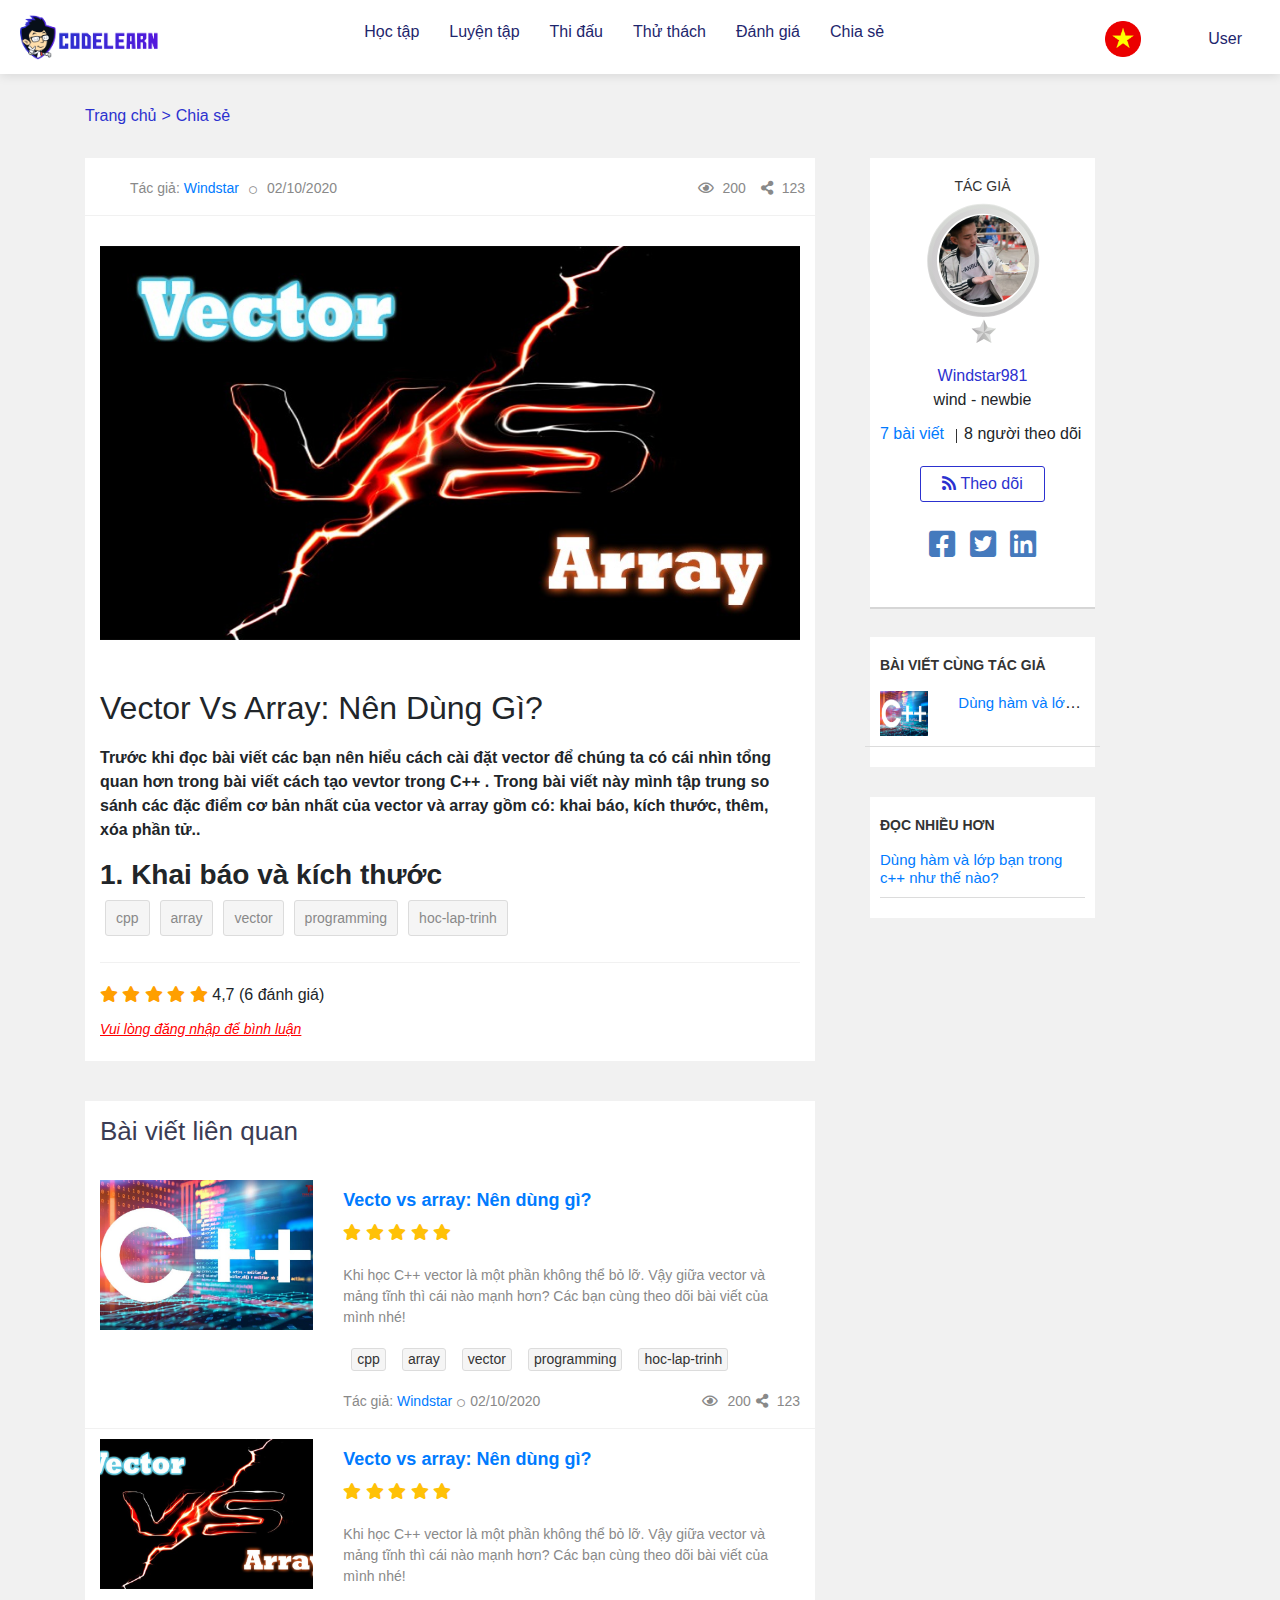
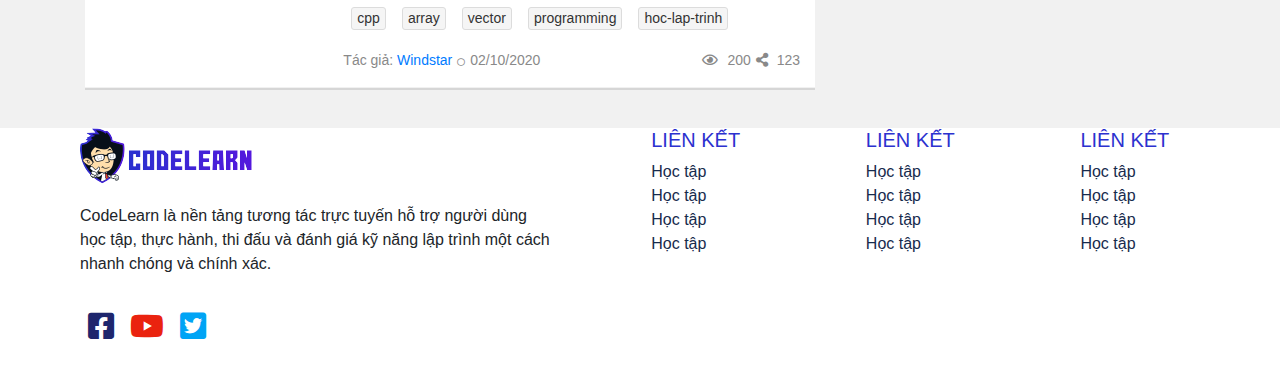
<file: codelearn/codelearn_bvct/index.html>
<!doctype html>
<html lang="en">

<head>
    <title>Chi tiết bài viết</title>
    <!-- Required meta tags -->
    <meta charset="utf-8">
    <meta name="viewport" content="width=device-width, initial-scale=1, shrink-to-fit=no">
    <link rel="stylesheet" href="style.css">
    <link rel="stylesheet" href="https://use.fontawesome.com/releases/v5.6.3/css/all.css">

    <!-- Bootstrap CSS -->
    <link rel="stylesheet" href="https://stackpath.bootstrapcdn.com/bootstrap/4.3.1/css/bootstrap.min.css"
        integrity="sha384-ggOyR0iXCbMQv3Xipma34MD+dH/1fQ784/j6cY/iJTQUOhcWr7x9JvoRxT2MZw1T" crossorigin="anonymous">
</head>

<body>
    <article class="menu">
        <header>
            <div class="logo">
                <a href="../index.html">
                    <img src="img/codelearn-logo.png">
                </a>
            </div> 
            <ul class="list">
                <a href="../listccourse/index.html">
                    <li class="list_item">Học tập</li>
                </a>
                <a href="#">
                    <li class="list_item">Luyện tập</li>
                </a>
                <a href="#">
                    <li class="list_item">Thi đấu</li>
                </a>
                <a href="#">
                    <li class="list_item">Thử thách</li>
                </a>
                <a href="#">
                    <li class="list_item">Đánh giá</li>
                </a>
                </a>
                <a href="../codelearn_bv/index.html">
                    <li class="list_item">Chia sẻ</li>
                </a>
            </ul>
            <ul class="button">
                <li class="button_item"><img src="img/vn.png"></li>
                <li class="button_item">
                    <a class="btn login" href="../user/index.html">User</a>
                </li>
                <li class="bar-menu">
                    <i class="fas fa-bars"></i>
                </li>
            </ul>
        </header>
    </article>
    <div class="wrapper">
        <div class="container">
            <header>
                <ul>
                    <li><a href="#">Trang chủ</a></li>
                    <span>></span>
                    <li><a href="#">Chia sẻ</a></li>
                </ul>
            </header>
            <div class="layout_main">
                <div class="row">
                    <div class="col-lg-8 col-md-12 left">
                        <div class="connect_main">
                            <ul class="infor">
                                <li>Tác giả: <span><a href="#">Windstar</a></span></li>
                                <li><i class="far fa-circle"></i></li>
                                <li>02/10/2020</li>
                            </ul>
                            <ul class="share">
                                <li>
                                    <i class="far fa-eye"></i>
                                    <span>200</span>
                                </li>
                                <li>
                                    <i class="fas fa-share-alt"></i>
                                    <span>123</span>
                                </li>
                            </ul>
                        </div>
                        <div class="main_content container-fluid">
                            <div class="img">
                                <img src="img/vector-va-array-nen-dung-gi-63742345352.378.jpg" alt="" />
                            </div>
                            <h1>Vector Vs Array: Nên Dùng Gì?</h1>
                            <p class="note">Trước khi đọc bài viết các bạn nên hiểu cách cài đặt vector để chúng ta có
                                cái nhìn tổng quan hơn trong bài viết cách tạo vevtor trong C++ . Trong bài viết này
                                mình tập trung so sánh các đặc điểm cơ bản nhất của vector và array gồm có: khai báo,
                                kích thước, thêm, xóa phần tử..</p>
                            <h3>1. Khai báo và kích thước</h3>
                            <ul class="hastag">
                                <li><a href="#">cpp</a></li>
                                <li><a href="#">array</a></li>
                                <li><a href="#">vector</a></li>
                                <li><a href="#">programming</a></li>
                                <li><a href="#">hoc-lap-trinh</a></li>
                            </ul>
                            <div class="footer">
                                <div class="star">
                                    <i class="fas fa-star"></i>
                                    <i class="fas fa-star"></i>
                                    <i class="fas fa-star"></i>
                                    <i class="fas fa-star"></i>
                                    <i class="fas fa-star"></i>
                                    <span>4,7 (6 đánh giá) </span>
                                </div>
                                <div class="wranning">
                                    <a href="#">Vui lòng đăng nhập để bình luận</a>
                                </div>
                            </div>
                        </div>
                        <div class="add_information">
                            <h1>Bài viết liên quan</h1>
                            <div class="card_news">
                                <div class="row container-fluid">
                                    <div class="col-lg-4 col-12 img">
                                        <a href="#">
                                            <img src="img/khac-biet-giua-heap-va-stack-63742427234.3098.jpg" alt="">
                                        </a>
                                    </div>
                                    <div class="col-lg-8 col-12 content">
                                        <div class="detail">
                                            <h2><a href="#">Vecto vs array: Nên dùng gì?</a></h2>
                                            <div class="star">
                                                <i class="fas fa-star"></i>
                                                <i class="fas fa-star"></i>
                                                <i class="fas fa-star"></i>
                                                <i class="fas fa-star"></i>
                                                <i class="fas fa-star"></i>
                                            </div>
                                            <p>
                                                Khi học C++ vector là một phần không thể bỏ lỡ. Vậy giữa vector và mảng tĩnh thì cái
                                                nào mạnh hơn? Các bạn cùng theo dõi bài viết của mình nhé!
                                            </p>
                                            <ul class="hastag">
                                                <li><a href="#">cpp</a></li>
                                                <li><a href="#">array</a></li>
                                                <li><a href="#">vector</a></li>
                                                <li><a href="#">programming</a></li>
                                                <li><a href="#">hoc-lap-trinh</a></li>
                                            </ul>
                                        </div>
                                        <div class="connect">
                                            <ul class="infor">
                                                <li>Tác giả: <span><a href="#">Windstar</a></span></li>
                                                <li><i class="far fa-circle"></i></li>
                                                <li>02/10/2020</li>
                                            </ul>
                                            <ul class="share">
                                                <li>
                                                    <i class="far fa-eye"></i>
                                                    <span>200</span>
                                                </li>
                                                <li>
                                                    <i class="fas fa-share-alt"></i>
                                                    <span>123</span>
                                                </li>
                                            </ul>
                                        </div>
                                    </div>
                                </div>
                            </div>
                            <div class="card_news">
                                <div class="row container-fluid">
                                    <div class="col-lg-4 col-12 img">
                                        <a href="#">
                                            <img src="img/vector-va-array-nen-dung-gi-63742345352.378.jpg" alt="">
                                        </a>
                                    </div>
                                    <div class="col-lg-8 col-12 content">
                                        <div class="detail">
                                            <h2><a href="#">Vecto vs array: Nên dùng gì?</a></h2>
                                            <div class="star">
                                                <i class="fas fa-star"></i>
                                                <i class="fas fa-star"></i>
                                                <i class="fas fa-star"></i>
                                                <i class="fas fa-star"></i>
                                                <i class="fas fa-star"></i>
                                            </div>
                                            <p>
                                                Khi học C++ vector là một phần không thể bỏ lỡ. Vậy giữa vector và mảng tĩnh thì cái
                                                nào mạnh hơn? Các bạn cùng theo dõi bài viết của mình nhé!
                                            </p>
                                            <ul class="hastag">
                                                <li><a href="#">cpp</a></li>
                                                <li><a href="#">array</a></li>
                                                <li><a href="#">vector</a></li>
                                                <li><a href="#">programming</a></li>
                                                <li><a href="#">hoc-lap-trinh</a></li>
                                            </ul>
                                        </div>
                                        <div class="connect">
                                            <ul class="infor">
                                                <li>Tác giả: <span><a href="#">Windstar</a></span></li>
                                                <li><i class="far fa-circle"></i></li>
                                                <li>02/10/2020</li>
                                            </ul>
                                            <ul class="share">
                                                <li>
                                                    <i class="far fa-eye"></i>
                                                    <span>200</span>
                                                </li>
                                                <li>
                                                    <i class="fas fa-share-alt"></i>
                                                    <span>123</span>
                                                </li>
                                            </ul>
                                        </div>
                                    </div>
                                </div>
                            </div>
                        </div>
                    </div>
                    <div class="col-lg-3 right">
                        <div class="container-fluid">
                            <div class="author">
                                <h1>Tác giả</h1>
                                <div class="img">
                                    <div class="img_top">
                                        <img src="img/User-06.svg" alt="">
                                    </div>
                                    <div class="img_under">
                                        <img src="img/822ec59959b74c46bcacc217b367bb13.jpg" alt="">
                                    </div>
                                </div>
                                <div class="detail">
                                    <div class="name"><a href="#">Windstar981</a></div>
                                    <div class="office">wind - newbie</div>
                                    <div class="gain">
                                        <div class="post"><a href="#">7 bài viết</a></div>
                                        <div class="follow">8 người theo dõi</div>
                                    </div>
                                    <div class="button_follow">
                                        <button>
                                            <i class="fas fa-rss"></i>
                                            Theo dõi
                                        </button>
                                    </div>
                                    <div class="list_icon">
                                        <a href="#"><i class="fab fa-facebook-square"></i></a>
                                        <a href="#"><i class="fab fa-twitter-square"></i></a>
                                        <a href="#"><i class="fab fa-linkedin"></i></a>
                                    </div>
                                </div>
                            </div>
                            <div class="same_author">
                                <h1>Bài viết cùng tác giả</h1>
                                <div class="row detail_same_author">
                                    <div class="img col-4">
                                        <img src="img/khac-biet-giua-heap-va-stack-63742427234.3098.jpg" alt="">
                                    </div>
                                    <div class="content col-8">
                                       <a href="#">Dùng hàm và lớp bạn trong c++ như thế nào?</a>
                                    </div>
                                </div>
                            </div>
                            <div class="more">
                                <h1>Đọc nhiều hơn</h1>
                                <div class="detail_more">
                                    <div class="content">
                                       <a href="#">Dùng hàm và lớp bạn trong c++ như thế nào?</a>
                                    </div>
                                </div>
                            </div>
                            <div class="top_author">
    
                            </div>
                            <div class="hastag">
    
                            </div>
                            <div class="page">
    
                            </div>
                        </div>
                    </div>
                </div>
            </div> 
        </div>
    </div>
    <div class="footer">
        <div class="container-fluid">
            <div class="row">
                <div class="col-lg-5 col-md-12 col-12 contact">
                    <div class="logo">
                        <img src="img/codelearn-logo.png" alt="">
                    </div>
                    <div class="content">
                        <p>CodeLearn là nền tảng tương tác trực tuyến hỗ trợ người dùng học tập, thực hành, thi đấu
                            và
                            đánh giá kỹ năng lập trình một cách nhanh chóng và chính xác.</p>
                    </div>
                    <div class="icon-list">
                        <ul>
                            <li class="fb"><a href="#"><i class="fab fa-facebook-square"></i></a></li>
                            <li class="yt"><a href="#"><i class="fab fa-youtube"></i></a></li>
                            <li class="tws"><a href="#"><i class="fab fa-twitter-square"></i></a></li>
                        </ul>
                    </div>
                </div>
                <div class="col-lg-7 col-md-12 col-12 link">
                    <div class="row">
                        <div class="col-4 col-md-4">
                            <h5>LIÊN KẾT</h5>
                            <a href="#">Học tập</a><br>
                            <a href="#">Học tập</a><br>
                            <a href="#">Học tập</a><br>
                            <a href="#">Học tập</a><br>
                        </div>
                        <div class="col-4 col-md-4">
                            <h5>LIÊN KẾT</h5>
                            <a href="#">Học tập</a><br>
                            <a href="#">Học tập</a><br>
                            <a href="#">Học tập</a><br>
                            <a href="#">Học tập</a><br>
                        </div>
                        <div class="col-4 col-md-4">
                            <h5>LIÊN KẾT</h5>
                            <a href="#">Học tập</a><br>
                            <a href="#">Học tập</a><br>
                            <a href="#">Học tập</a><br>
                            <a href="#">Học tập</a><br>
                        </div>
                    </div>
                </div>
            </div>
        </div>
    </div>
    <!-- Optional JavaScript -->
    <!-- jQuery first, then Popper.js, then Bootstrap JS -->
    <script src="https://code.jquery.com/jquery-3.3.1.slim.min.js"
        integrity="sha384-q8i/X+965DzO0rT7abK41JStQIAqVgRVzpbzo5smXKp4YfRvH+8abtTE1Pi6jizo" crossorigin="anonymous">
    </script>
    <script src="https://cdnjs.cloudflare.com/ajax/libs/popper.js/1.14.7/umd/popper.min.js"
        integrity="sha384-UO2eT0CpHqdSJQ6hJty5KVphtPhzWj9WO1clHTMGa3JDZwrnQq4sF86dIHNDz0W1" crossorigin="anonymous">
    </script>
    <script src="https://stackpath.bootstrapcdn.com/bootstrap/4.3.1/js/bootstrap.min.js"
        integrity="sha384-JjSmVgyd0p3pXB1rRibZUAYoIIy6OrQ6VrjIEaFf/nJGzIxFDsf4x0xIM+B07jRM" crossorigin="anonymous">
    </script>
</body>

</html>
</file>
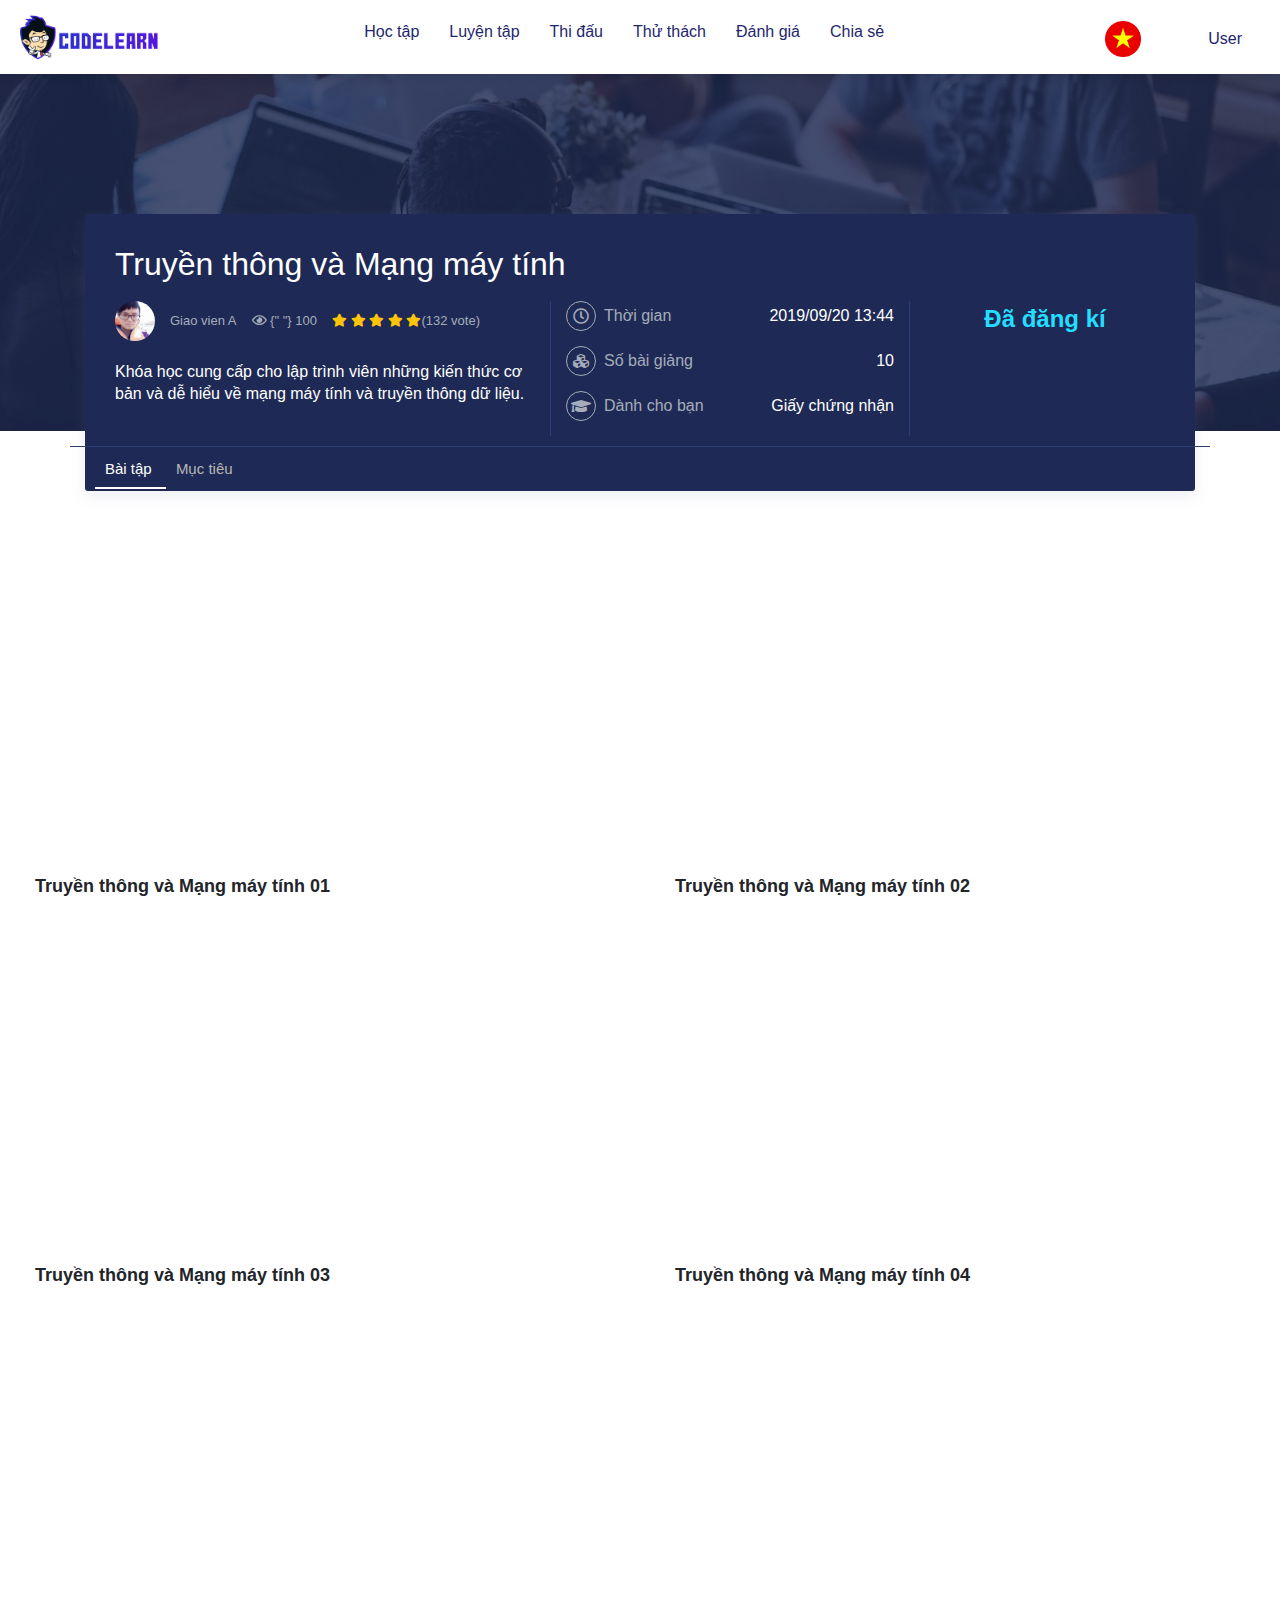
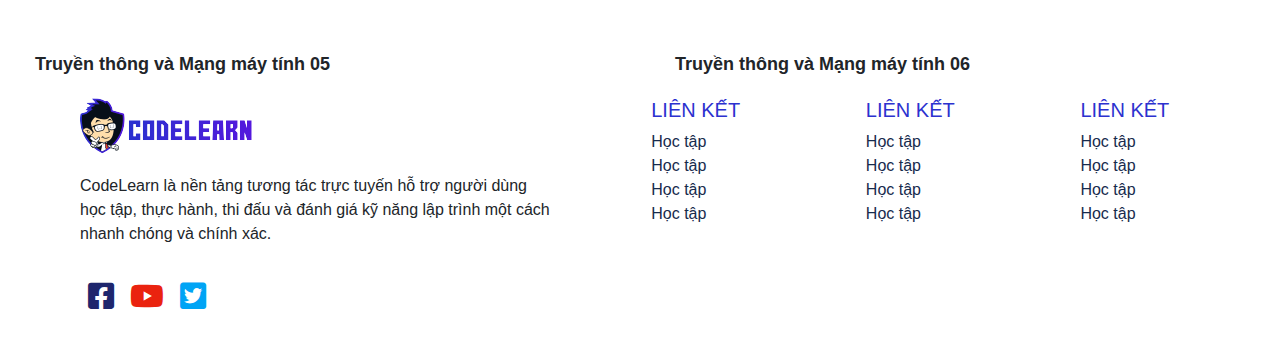
<file: codelearn/course-details/index.html>
<!doctype html>
<html lang="en">

<head>
    <title>details course</title>
    <!-- Required meta tags -->
    <meta charset="utf-8">
    <meta name="viewport" content="width=device-width, initial-scale=1, shrink-to-fit=no">
    <link rel="stylesheet" href="index.css">
    <link rel="stylesheet" href="https://use.fontawesome.com/releases/v5.6.3/css/all.css">
    <link rel="stylesheet" href="https://unpkg.com/swiper/swiper-bundle.min.css">

    <!-- Bootstrap CSS -->
    <link rel="stylesheet" href="https://stackpath.bootstrapcdn.com/bootstrap/4.3.1/css/bootstrap.min.css"
        integrity="sha384-ggOyR0iXCbMQv3Xipma34MD+dH/1fQ784/j6cY/iJTQUOhcWr7x9JvoRxT2MZw1T" crossorigin="anonymous">
</head>

<body>
    <article class="menu">
        <header>
            <div class="logo">
                <a href="../index.html">
                    <img src="img/codelearn-logo.png">
                </a>
            </div>
            <ul class="list">
                <a href="../listccourse/index.html">
                    <li class="list_item">Học tập</li>
                </a>
                <a href="#">
                    <li class="list_item">Luyện tập</li>
                </a>
                <a href="#">
                    <li class="list_item">Thi đấu</li>
                </a>
                <a href="#">
                    <li class="list_item">Thử thách</li>
                </a>
                <a href="#">
                    <li class="list_item">Đánh giá</li>
                </a>
                </a>
                <a href="./../codelearn_bv/index.html">
                    <li class="list_item">Chia sẻ</li>
                </a>
            </ul>
            <ul class="button">
                <li class="button_item"><img src="img/vn.png"></li>
                <li class="button_item">
                  <a class="btn login" href="../user/index.html">User</a>
                </li>
                <li class="bar-menu">
                    <i class="fas fa-bars"></i>
                </li>
            </ul>
        </header>
    </article>

    <div class="layout-content-course">
        <div class="course-head">
          <div class="overlay"></div>
          <div class="container">
            <div class="course-head-content">
              <div class="head">
                <h1 class="title">Truyền thông và Mạng máy tính</h1>
              </div>
              <div class="main-content row">
                <div class="title-wrap pr-2 col-sm-5">
                  <div class="title-wrap__author d-flex">
                    <div class="author">
                      <img src="./img/teacher.jpg" alt="" />
                      <a href="">Giao vien A</a>
                    </div>
                    <div class="views d-flex align-items-center">
                      <i class="far fa-eye"></i> &nbsp;{" "}
                      100
                    </div>
                    <div class="rates">
                      <span class="star-ratings">
                        <i class="fas fa-star"></i>
                        <i class="fas fa-star"></i>
                        <i class="fas fa-star"></i>
                        <i class="fas fa-star"></i>
                        <i class="fas fa-star"></i>
                      </span>
                      <span>(132 vote)</span>
                    </div>
                  </div>
                  <div class="title-wrap__desc">
                    Khóa học cung cấp cho lập trình viên những kiến thức cơ bản và dễ hiểu về mạng máy tính và truyền thông dữ liệu.
                  </div>
                </div>
                <div class="info-wrap col-sm-4">
                  <div class="infor-wrap__item">
                    <span class="left">
                      <div class="icon-wrap">
                        <i class="far fa-clock"></i>
                      </div>
                      <span>Thời gian</span>
                    </span>
                    <span class="right">
                      2019/09/20 13:44
                    </span>
                  </div>
                  <div class="infor-wrap__item">
                    <span class="left">
                      <div class="icon-wrap">
                        <i class="fas fa-cubes"></i>
                      </div>
                      <span>Số bài giảng </span>
                    </span>
                    <span class="right">
                      10
                    </span>
                  </div>
                  <div class="infor-wrap__item">
                    <span class="left">
                      <div class="icon-wrap">
                        <i class="fas fa-graduation-cap"></i>
                      </div>
                      <span>Dành cho bạn</span>
                    </span>
                    <span class="right">Giấy chứng nhận</span>
                  </div>
                </div>
                <div class="action-wrap col-sm-3">
                    <div class="text-price free">Đã đăng kí</div>                    
                </div>
              </div>
              <div class="tabs">
                <span
                  class="tab active"
                >
                  Bài tập
                </span>
                <span
                  class="tab" 
                >
                  Mục tiêu
                </span>
              </div>
            </div>
          </div>
        </div>

          <div class="course-body container-fluid">
              <div class="row">
                  <div class="col-lg-6 col-md-6 col-sm-6">
                    <div class="video-course">
                      <iframe
                        width="100%"
                        height="315"
                        src="https://www.youtube.com/embed/TkQN75SaNh0"
                        frameBorder="0"
                        allow="accelerometer; autoplay; clipboard-write; encrypted-media; gyroscope; picture-in-picture"
                        allowFullScreen
                      ></iframe>
                      <span class="title-video">Truyền thông và Mạng máy tính 01</span>
                    </div>
                  </div>
                  <div class="col-lg-6 col-md-6 col-sm-6">
                    <div class="video-course">
                      <iframe
                        width="100%"
                        height="315"
                        src="https://www.youtube.com/embed/TkQN75SaNh0"
                        frameBorder="0"
                        allow="accelerometer; autoplay; clipboard-write; encrypted-media; gyroscope; picture-in-picture"
                        allowFullScreen
                      ></iframe>
                      <span class="title-video">Truyền thông và Mạng máy tính 02</span>
                    </div>
                  </div>
                  <div class="col-lg-6 col-md-6 col-sm-6">
                    <div class="video-course">
                      <iframe
                        width="100%"
                        height="315"
                        src="https://www.youtube.com/embed/TkQN75SaNh0"
                        frameBorder="0"
                        allow="accelerometer; autoplay; clipboard-write; encrypted-media; gyroscope; picture-in-picture"
                        allowFullScreen
                      ></iframe>
                      <span class="title-video">Truyền thông và Mạng máy tính 03</span>
                    </div>
                  </div>
                  <div class="col-lg-6 col-md-6 col-sm-6">
                    <div class="video-course">
                      <iframe
                        width="100%"
                        height="315"
                        src="https://www.youtube.com/embed/TkQN75SaNh0"
                        frameBorder="0"
                        allow="accelerometer; autoplay; clipboard-write; encrypted-media; gyroscope; picture-in-picture"
                        allowFullScreen
                      ></iframe>
                      <span class="title-video">Truyền thông và Mạng máy tính 04</span>
                    </div>
                  </div>
                  <div class="col-lg-6 col-md-6 col-sm-6">
                    <div class="video-course">
                      <iframe
                        width="100%"
                        height="315"
                        src="https://www.youtube.com/embed/TkQN75SaNh0"
                        frameBorder="0"
                        allow="accelerometer; autoplay; clipboard-write; encrypted-media; gyroscope; picture-in-picture"
                        allowFullScreen
                      ></iframe>
                      <span class="title-video">Truyền thông và Mạng máy tính 05</span>
                    </div>
                  </div>
                  <div class="col-lg-6 col-md-6 col-sm-6">
                    <div class="video-course">
                      <iframe
                        width="100%"
                        height="315"
                        src="https://www.youtube.com/embed/TkQN75SaNh0"
                        frameBorder="0"
                        allow="accelerometer; autoplay; clipboard-write; encrypted-media; gyroscope; picture-in-picture"
                        allowFullScreen
                      ></iframe>
                      <span class="title-video">Truyền thông và Mạng máy tính 06</span>
                    </div>
                  </div>
              </div>
          </div>
      </div>
    
    <div class="footer">
        <div class="container-fluid">
            <div class="row">
                <div class="col-lg-5 col-md-12 col-12 contact">
                    <div class="logo">
                        <img src="img/codelearn-logo.png" alt="">
                    </div>
                    <div class="content">
                        <p>CodeLearn là nền tảng tương tác trực tuyến hỗ trợ người dùng học tập, thực hành, thi đấu
                            và
                            đánh giá kỹ năng lập trình một cách nhanh chóng và chính xác.</p>
                    </div>
                    <div class="icon-list">
                        <ul>
                            <li class="fb"><a href="#"><i class="fab fa-facebook-square"></i></a></li>
                            <li class="yt"><a href="#"><i class="fab fa-youtube"></i></a></li>
                            <li class="tws"><a href="#"><i class="fab fa-twitter-square"></i></a></li>
                        </ul>
                    </div>
                </div>
                <div class="col-lg-7 col-md-12 col-12 link">
                    <div class="row">
                        <div class="col-4 col-md-4">
                            <h5>LIÊN KẾT</h5>
                            <a href="#">Học tập</a><br>
                            <a href="#">Học tập</a><br>
                            <a href="#">Học tập</a><br>
                            <a href="#">Học tập</a><br>
                        </div>
                        <div class="col-4 col-md-4">
                            <h5>LIÊN KẾT</h5>
                            <a href="#">Học tập</a><br>
                            <a href="#">Học tập</a><br>
                            <a href="#">Học tập</a><br>
                            <a href="#">Học tập</a><br>
                        </div>
                        <div class="col-4 col-md-4">
                            <h5>LIÊN KẾT</h5>
                            <a href="#">Học tập</a><br>
                            <a href="#">Học tập</a><br>
                            <a href="#">Học tập</a><br>
                            <a href="#">Học tập</a><br>
                        </div>
                    </div>
                </div>
            </div>
        </div>
    </div>
    <!-- Optional JavaScript -->
    <!-- jQuery first, then Popper.js, then Bootstrap JS -->
    <script src="https://code.jquery.com/jquery-3.3.1.slim.min.js"
        integrity="sha384-q8i/X+965DzO0rT7abK41JStQIAqVgRVzpbzo5smXKp4YfRvH+8abtTE1Pi6jizo" crossorigin="anonymous">
    </script>
    <script src="https://cdnjs.cloudflare.com/ajax/libs/popper.js/1.14.7/umd/popper.min.js"
        integrity="sha384-UO2eT0CpHqdSJQ6hJty5KVphtPhzWj9WO1clHTMGa3JDZwrnQq4sF86dIHNDz0W1" crossorigin="anonymous">
    </script>
    <script src="https://stackpath.bootstrapcdn.com/bootstrap/4.3.1/js/bootstrap.min.js"
        integrity="sha384-JjSmVgyd0p3pXB1rRibZUAYoIIy6OrQ6VrjIEaFf/nJGzIxFDsf4x0xIM+B07jRM" crossorigin="anonymous">
    </script>
    <script src="https://unpkg.com/swiper/swiper-bundle.min.js"></script>
    <script>
        var swiper = new Swiper('.swiper-container', {
            slidesPerView: 3,
            spaceBetween: 40,
            autoplay: {
                delay: 2500,
                disableOnInteraction: false,
            },
            freeMode: true,
            pagination: {
                el: '.swiper-pagination',
                clickable: true,
            },
            breakpoints: {
                '@0.00': {
                    slidesPerView: 1,
                    spaceBetween: 10,
                },
                '@0.75': {
                    slidesPerView: 1,
                    spaceBetween: 20,
                },
                '@1.00': {
                    slidesPerView: 2,
                    spaceBetween: 40,
                },
                '@1.50': {
                    slidesPerView: 3,
                    spaceBetween: 40,
                },
            }
        });
    </script>
    <script>
        var swiper = new Swiper('.swiper-container-logo', {
            slidesPerView: 7,
            spaceBetween: 0,
            autoplay: {
                delay: 2500,
                disableOnInteraction: false,
            },
            freeMode: true,
        });
    </script>
    <script>
        var swiper = new Swiper('.swiper-container-logo-res', {
            slidesPerView: 2,
            spaceBetween: 0,
            autoplay: {
                delay: 2500,
                disableOnInteraction: false,
            },
            freeMode: true,
        });
    </script>
</body>

</html>
</file>
<file: codelearn/style.css>
.menu header {
    position: sticky !important;
    z-index: 99;
    background-color:white;
    width: 100%;
    box-shadow: 0 2px 10px 0 rgba(0,0,0,.1);
}

.menu header,
.menu header ul li {
    display: flex;
    justify-content: space-between;
    align-self: center;
    color: #1e266d;
}

.menu header .logo {
    align-self: center;
    margin-left: 20px;
}

.menu header .logo img {
    height: 45px;
}

.menu header ul {
    display: flex;
    text-decoration: none;
}

.menu header ul li {
    padding: 20px 0 0;
    margin: 0 15px;
}

.menu header .list .list_item {
    position: relative;
}

.menu header .list .list_item::after {
    content: "";
    display: none;
    height: 1px;
    width: 0px;
    background-color: #2c31cf;
    position: absolute;
    bottom: -13px;
    transition: 0.3 ease-in;
}

.menu header .list a:hover {
    color: #2c31cf;
    text-decoration: none;
}

.menu header .list .list_item:hover::after {
    display: block;
    width: 100%;
}

.menu header .button {
    margin-right: 10px;
}

.menu header .button .button_item img {
    width: 60%;
}

.menu header .button .button_item button {
    border: none;
    color: white;
}

.menu header .button .button_item .login {
    background-color: inherit;
    color: #1e266d;
}

.menu header .button .button_item .login:hover {
    background-color: #4d96ff;
}
.menu header .button .bar-menu{
    display: none;
    transition: 0.5s ease-in-out;
}
.main_content{
    display: flex;
    justify-content: space-between;
}
.main_content .start_left {
    background: url(img/head-left-bg.png) left no-repeat;
    background-size: 80%;
    display: block;
    width: 50%;
    height: 500px;
    position: relative;
}

.main_content .start_left .content {
    background-color: white;
    position: absolute;
    top: 24%;
    right: -9%;
    width: 65%;
    padding: 20px 0 20px 30px;
}

.main_content .start_left .content h1 {
    font-size: 48px;
    font-weight: 600;
    color: #2c31cf;
}

.main_content .start_left .content h2 {
    font-weight: 400;
    color: #1e266d;
    font-size: 30px;
}

.main_content .start_right .inner {
    position: absolute;
    right: 5%;
    top: 20%;
    width: 75%;
    background-color: white;
    text-align: left;
    padding: 20px;
    border-radius: 10px;
    box-shadow: 0 0 20px 0 rgba(29,31,89,.1);
}
.main_content .start_right .inner form{
    margin-right: 0;
}
.main_content .start_right::after {
    content: "";
    background: url(img/head-right-bg.png) top right no-repeat;
    background-size: cover;
    display: block;
    width: 110%;
    height: 100%;
    position: absolute;
    right: 0;
    top: 0;
    z-index: -1;
}

.main_content .start_right .inner form h4 {
    color: #1e266d;
}

.main_content .start_right .inner form .input input {
    width: 100%;
    border: 1px solid #b3b4c9;
    border-radius: 3px;
    margin: 8px 0;
    padding: 10px;
}

.main_content .start_right .inner form .checkbox {
    display: flex;
    margin: 10px 0;
}

.main_content .start_right .inner form .checkbox input {
    margin: 6px 0;
}

.main_content .start_right .inner form .checkbox .text {
    margin: 0 5px;
}

.main_content .start_right .inner form .btn {
    background: linear-gradient(90deg, #2c31cf 0%, #5419dd 100%);
    width: 100%;
    font-size: 20px;
    color: white;
    font-weight: 500;
}

.main_content .start_right .inner form .icon_login,
.main_content .start_right .inner form .icon_login .list_icon {
    text-align: center;
    margin: 20px 0;
}

.main_content .start_right .inner form .icon_login .list_icon a {
    padding: 15px;
    align-self: center;
    border-radius: 100%;
    margin: 5px;
}

.main_content .start_right .inner form .icon_login .list_icon i {
    font-size: 30px;
}

.main_content .start_right .inner form .icon_login .list_icon .window {
    border: 1px solid #00a4f5;
}

.main_content .start_right .inner form .icon_login .list_icon .window:hover {
    background-color: #00a4f5;
}

.main_content .start_right .inner form .icon_login .list_icon .window:hover i {
    color: white;
}

.main_content .start_right .inner form .icon_login .list_icon .window i {
    color: #00a4f5;
}

.main_content .start_right .inner form .icon_login .list_icon .fb {
    border: 1px solid #36589d;
}

.main_content .start_right .inner form .icon_login .list_icon .fb:hover {
    background-color: #36589d;
}

.main_content .start_right .inner form .icon_login .list_icon .fb:hover i {
    color: white;
}

.main_content .start_right .inner form .icon_login .list_icon .fb i {
    color: #36589d;
}

.main_content .start_right .inner form .icon_login .list_icon .gg {
    border: 1px solid #ea230f;
}

.main_content .start_right .inner form .icon_login .list_icon .gg:hover {
    background-color: #ea230f;
}

.main_content .start_right .inner form .icon_login .list_icon .gg:hover i {
    color: white;
}

.main_content .start_right .inner form .icon_login .list_icon .gg i {
    color: #ea230f;
}

.list_logo {
    background-color: #f7f9fa;
    margin: 200px 0 50px;
    padding: 20px 0;
}

.list_logo .swiper-container-logo {
    display: flex;
    list-style-type: none;
}
.list_logo .swiper-container-logo-res{
    display: none;
}

.intro h2,
.road h2,
.advantage h2,
.recomment h2{ 
    text-align: center;
    font-size: 40px;
    line-height: 53px;
    color: #1e266d;
    margin: 20px 0 50px;
}

.intro .detail_intro {
    display: flex;
    padding: 20px 20px 20px 60px;
    margin-right: 0;
}

.intro .detail_intro .right_intro .border_intro {
    margin-top: 40px;
}

.intro .detail_intro .right_intro .border_intro .tittle {
    display: flex;
    align-self: center;
}

.intro .detail_intro .right_intro .border_intro .tittle img,
.intro .detail_intro .right_intro .border_intro .tittle h4 {
    margin: 10px;
    color: #1e266d;
}

.intro .detail_intro .right_intro .border_intro .detail p {
    font-size: 18px;
}

.intro .detail_intro .left_intro img {
    width: 75%;
    margin: 20px;
}

.review {
    background: url(img/bg-statistic.png) no-repeat;
    height: auto;
    background-position: center;
    margin: 20px 0;
    padding-bottom: 50px;
}

.review .container .row .static-number {
    margin-top: 30px;
}

.review .container .row .static-number .number {
    font-size: 48px;
    font-weight: 700;
    color: white;
    margin: 10px 0;
}

.review .container .row .static-number .number::after {
    content: "";
    width: 20%;
    height: 5px;
    border-radius: 5px;
    background-color: white;
    display: block;
}

.review .container .row .static-number .letter {
    font-size: 24px;
    font-weight: 600;
    color: white;
    margin: 10px 0;
}

.review .container .button {
    text-align: center;
    margin-top: 28px;
}

.review .container .button .btn {
    padding: 10px 15px;
    font-size: 20px;
    font-weight: 500;
}

.road {
    margin: 20px 100px 50px;
}

.road .row {
    text-align: center;
}

.road .row .study_code .border_img {
    overflow: visible;
    position: relative;
}

.road .row .study_code:hover .border_img .img {
    transform: scale(1.1, 1.1);
    transition: 0.5s linear;
}

.road .row .study_code .border_img .img img {
    width: 80%;
    transition: 0.3s;
    border-radius: 10px;
    box-shadow: 0 0 20px 0 rgba(29, 31, 89, .1);
}

.road .row .study_code .border_img .img::before {
    content: "";
    width: 50px;
    height: 50px;
    display: block;
    border-radius: 100%;
    background: linear-gradient(90deg, #2c31cf 0%, #b44fff 100%);
    position: absolute;
    top: -12px;
    left: 5px;
}

.road .row .study_code .inner_card {
    margin: 30px 0 20px;
}

.road .row .study_code .inner_card h4 {
    color: #1e266d;
    line-height: 40px;
}

.road .row .study_code .inner_card p {
    line-height: 15px;
}

.advantage {
    background-color: rgb(240, 248, 236);
    padding: 30px 0 70px;
}

.advantage .row {
    margin-left: 50px;
    display: flex;
    justify-content: space-between;
}
.advantage .row .left img{
    width: 100%;
}
.advantage .row .right {
    align-self: center;
}

.advantage .row .right .border_adv {
    margin: 50px;
    font-size: 20px;
    font-weight: 500;
    color: #1e266d;
}

.advantage .row .right .border_adv img {
    margin-right: 10px;
}

.certificate .row {
    margin: 40px;
}
.certificate .row .left {
    align-self: center;
}
.certificate .row .left h2 {
    color: #1e266d;
    margin-bottom: 10px;
    font-size: 48px;
}
.certificate .row .left p {
    font-size: 20px;
}
.certificate .row .right img{
    width: 100%;
}
.recomment h2{
    margin-bottom: 0px;
}
.recomment .slide .swiper-container {
    width: 100%;
    height: 100%;
}
.recomment .slide .swiper-slide{
    position: relative;
    padding: 100px 30px 50px;
    z-index: 1;
}
.recomment .slide .swiper-slide .card_slide::after{
    content: "";
    background: url(img/dangquang.jpg) no-repeat;
    width: 100px;
    height: 100px;
    border-radius: 100%;
    display: block;
    position: absolute;
    top: 50px;
    left: 40%;
    z-index: 1;
}
/*
.recomment .slide .swiper-slide::before{
    content: "";
    height: 345px;
    width: 390px;
    background-color: #00a4f5;
    position: absolute;
    top: 5px;
    left: 5px;
    z-index: -1;
}*/
.recomment .slide .swiper-container .swiper-wrapper .swiper-slide .card_slide{
    display: block;
    text-align: center;
    align-self: center;
    box-shadow: 0 0 20px 0 rgba(29,31,89,.1);
    padding: 50px 20px;
}
.recomment .slide .swiper-container .swiper-wrapper .swiper-slide .card_slide .infor{
    
}
.recomment .slide .swiper-container .swiper-wrapper .swiper-slide .card_slide .infor h2{
    font-size: 24px;
    font-weight: 600;
    margin-bottom: 0;
    margin-top: 0;
}
.recomment .slide .swiper-container .swiper-wrapper .swiper-slide .card_slide .infor p{
    font-size: 18px;
    color: #172b4d;
    
}
.review_end {
    background: url(img/footer-banner-bg.png) no-repeat;
    height: 300px;
    background-position: center;
    margin: 20px 0;
}
.review_end .container{
    text-align: center;
    align-self: center;
    color: white;
    padding-top: 60px;
}
.review_end .container h2{
    margin-bottom: 10px;
}
.review_end .container h4{
    margin-bottom: 50px;
}
.review_end .container .button .btn{
    padding: 10px 15px;
    font-size: 20px;
}
.footer .container-fluid .row{
    display: flex;
    margin-left: 50px;
}
.footer .container-fluid .row .contact .content{
    margin: 20px 0;
}
.footer .container-fluid .row .contact .icon-list ul{
    list-style-type: none;
    display: flex;
    padding: 0;
}
.footer .container-fluid .row .contact .icon-list ul li{
    margin: 8px;
    font-size: 30px;
}
.footer .container-fluid .row .contact .icon-list ul .fb a{
    color: #1e266d;
}
.footer .container-fluid .row .contact .icon-list ul .yt a{
    color: #ea230f;
}
.footer .container-fluid .row .contact .icon-list ul .tws a{
    color: #00a4f5;
}
.footer .container-fluid .row .link h5{
    color: #2c31cf;
}
.footer .container-fluid .row .link a{
    color: #172b4d;
}


@media(max-width: 960px){
    .menu header .list,
    .menu header .button .button_item img,
    .menu header .button .button_item .register{
        display: none
    }
    .menu header .button .button_item .login{
        display: block;
        background-color: #36589d;
        color: white;
    }
    .menu header .button .bar-menu,
    .list_logo .swiper-container-logo-res{
        display: block;
    }
    .list_logo .swiper-container-logo{
        display: none;
    }
    .main_content{
        margin-left: 0;
        margin-bottom: 50px;
        display: block;
    }
    .main_content .start_right{
        background-size: 20%;
        width: 100%;
    }
    .main_content .start_right .inner{
        right: 0%;
        width: 90%;
        padding: 10;
        margin: 0 10px;
    }
    .main_content .start_left{
        background: none;
        margin-left: 0;
        height: 300px;
    }
    .main_content .start_left .content{
        width: 100%;
        left: 0;
        text-align: center;
    }
    .list_logo{
        margin: 600px 0 20px;
    }
    .review{
        width: 110%;
    }
    .road{
        margin: 20px 5px;
    }
    .road .row .study_code .border_img .img img{
        width: 100%;
    }
    .advantage .row,
    .footer .container-fluid .row,
    .footer .container-fluid .row .limk .row{
        margin-left: 0;
    }
}
</file>
<file: codelearn/codelearn_bv/style.css>
.menu header {
    position: sticky !important;
    z-index: 99;
    background-color:white;
    width: 100%;
    box-shadow: 0 2px 10px 0 rgba(0,0,0,.1);
}

.menu header,
.menu header ul li {
    display: flex;
    justify-content: space-between;
    align-self: center;
    color: #1e266d;
}

.menu header .logo {
    align-self: center;
    margin-left: 20px;
}

.menu header .logo img {
    height: 45px;
}

.menu header ul {
    display: flex;
    text-decoration: none;
}

.menu header ul li {
    padding: 20px 0 0;
    margin: 0 15px;
}

.menu header .list .list_item {
    position: relative;
}

.menu header .list .list_item::after {
    content: "";
    display: none;
    height: 1px;
    width: 0px;
    background-color: #2c31cf;
    position: absolute;
    bottom: -13px;
    transition: 0.3 ease-in;
}

.menu header .list a:hover {
    color: #2c31cf;
    text-decoration: none;
}

.menu header .list .list_item:hover::after {
    display: block;
    width: 100%;
}

.menu header .button {
    margin-right: 10px;
}

.menu header .button .button_item img {
    width: 60%;
}

.menu header .button .button_item button {
    border: none;
    color: white;
}

.menu header .button .button_item .login {
    background-color: inherit;
    color: #1e266d;
}

.menu header .button .button_item .login:hover {
    background-color: #4d96ff;
}
.menu header .button .bar-menu{
    display: none;
    transition: 0.5s ease-in-out;
}
.wrapper {
    background-color: #f1f1f1;
}

.wrapper .container {
    padding: 0;
}

.wrapper .container .header ul {
    list-style-type: none;
    text-decoration: none;
    display: flex;
    padding-left: 0;
}

.wrapper .container .header ul li,
.wrapper .container .header ul span {
    padding: 5px;
    color: #2c31cf;
}

.wrapper .container .header ul li a,
.wrapper .container .header ul span {
    color: #2c31cf;
}

.wrapper .container .header ul li a:hover {
    color: black;
}

.wrapper .container .header .search {
    width: 33%;
    background-color: white;
    display: flex;
    justify-content: space-between;
    margin-bottom: 20px;
}

.wrapper .container .header .search input {
    width: 100%;
    padding: 10px 5px;
    border: none;
}

.wrapper .container .header .search input::placeholder {
    padding-left: 10px;
}

.wrapper .container .header .search a i {
    padding: 15px;
    color: #343a40;
}

.wrapper .container .layout_main .card_header {
    background-color: white;
    padding-top: 20px;
    color: #898989;
    box-shadow: 0 2px 10px 0 rgba(188, 188, 188, .5);
}

.wrapper .container .layout_main .card_header .row {
    margin: 0;
    padding: 0;
}

.wrapper .container .layout_main .card_header .row .img img {
    height: 320px;
    width: 100%;
    object-fit: cover;
    vertical-align: middle;
}

.wrapper .container .layout_main .card_header .row .content .detail h1 {
    font-size: 24px;
    line-height: 28px;
    font-weight: bold;
    margin-top: 30px;
}

.wrapper .container .layout_main .card_header .row .content .detail h1 a,
.wrapper .container .layout_main .card_header .row .content .detail .hastag li a {
    color: #333333;
}

.wrapper .container .layout_main .card_header .row .content .detail .star {
    color: #ffc107;
    margin: 10px 0 20px;
}

.wrapper .container .layout_main .card_header .row .content .detail ul {
    display: flex;
    list-style-type: none;
    padding-left: 0;
    margin: 90px 0 10px;
    overflow: hidden;
    text-overflow: clip;
    white-space: nowrap;
}

.wrapper .container .layout_main .card_header .row .content .detail ul li {
    background-color: #f5f5f5;
    border: 1px solid #dcdcdc;
    padding: 0px 5px;
    margin: 0 8px;
    border-radius: 3px;
    font-size: 14px;
}

.wrapper .container .layout_main .card_header .row .content .detail .hastag li:hover {
    background-color: #3b3c54;
}

.wrapper .container .layout_main .card_header .row .content .detail .hastag li:hover a {
    color: white;
}

.wrapper .container .layout_main .card_header .row .content .connect {
    border-top: 1px solid #f1f1f1;
    display: flex;
    justify-content: space-between;
}

.wrapper .container .layout_main .card_header .row .content .connect ul {
    display: flex;
    list-style-type: none;
    padding-left: 0px;
}

.wrapper .container .layout_main .card_header .row .content .connect ul li {
    padding: 10px
}

.wrapper .container .layout_main .card_header .row .content .connect .infor li i {
    font-size: 10px;
}


.wrapper .container .layout_main .trending {
    padding-top: 20px;
}

.wrapper .container .layout_main .trending h1 {
    color: #3b3c54;
    font-size: 26px;
}

.wrapper .container .layout_main .trending .row {
    margin: 0;
}

.wrapper .container .layout_main .trending .row .col-lg-4 {
    margin-left: 10px;
    margin-right: 10px;
}

.wrapper .container .layout_main .trending .row .fist {
    margin-left: 0;
}

.wrapper .container .layout_main .trending .row .final {
    margin-right: 0;
}

.wrapper .container .layout_main .trending .row .card_trend {
    background-color: white;
    box-shadow: 0 2px 10px 0 rgba(188, 188, 188, .5);
}

.wrapper .container .layout_main .trending .row .card_trend .img {
    padding: 15px 0 0;
}

.wrapper .container .layout_main .trending .row .card_trend img {
    height: 227px;
    width: 100%;
}

.wrapper .container .layout_main .trending .row .card_trend .content {
    padding: 0;
}

.wrapper .container .layout_main .trending .row .card_trend .content .detail h2 {
    font-size: 18px;
    line-height: 21px;
    font-weight: bold;
    margin-top: 20px;
}

.wrapper .container .layout_main .trending .row .card_trend .content .detail h2 a {
    color: #333333;
}

.wrapper .container .layout_main .trending .row .card_trend .content .detail .star {
    color: #ffc107;
    margin: 10px 0 20px;
}

.wrapper .container .layout_main .trending .row .card_trend .content .detail p {
    font-size: 15px;
    overflow: hidden;
    text-overflow: ellipsis;
    white-space: nowrap;
}

.wrapper .container .layout_main .trending .row .card_trend .content .detail ul {
    display: flex;
    list-style-type: none;
    padding-left: 0;
    margin: 20px 0;
    overflow: hidden;
    text-overflow: clip;
    white-space: nowrap;
}

.wrapper .container .layout_main .trending .row .card_trend .content .detail ul li {
    background-color: #f5f5f5;
    border: 1px solid #dcdcdc;
    padding: 0px 5px;
    margin: 0 8px;
    border-radius: 3px;
    font-size: 14px;
}

.wrapper .container .layout_main .trending .row .card_trend .content .detail .hastag li a {
    color: #898989;
}

.wrapper .container .layout_main .trending .row .card_trend .content .detail .hastag li:hover {
    background-color: #3b3c54;
}

.wrapper .container .layout_main .trending .row .card_trend .content .detail .hastag li:hover a {
    color: white;
}

.wrapper .container .layout_main .trending .row .card_trend .content .connect {
    border-top: 1px solid #f1f1f1;
    display: flex;
    justify-content: space-between;
}

.wrapper .container .layout_main .trending .row .card_trend .content .connect ul {
    display: flex;
    list-style-type: none;
    padding-left: 0px;
}

.wrapper .container .layout_main .trending .row .card_trend .content .connect ul li {
    padding: 3px;
    font-size: 13px;
}

.wrapper .container .layout_main .trending .row .card_trend .content .connect .infor li i {
    font-size: 8px;
}

.wrapper .container .layout_main .trending .row .card_trend .content .connect .infor .author,
.wrapper .container .layout_main .trending .row .card_trend .content .connect ul {
    overflow: hidden;
    text-overflow: ellipsis;
    white-space: nowrap;
}

.wrapper .container .layout_main .news {
    margin-top: 30px;
}

.wrapper .container .layout_main .news h1 {
    color: #3b3c54;
    font-size: 26px;
}

.wrapper .container .layout_main .news .card_news {
    background-color: white;
    padding-top: 10px;
    color: #898989;
    margin: 30px 0;
    box-shadow: 0 2px 10px 0 rgba(188, 188, 188, .5);
}

.wrapper .container .layout_main .news .card_news .row {
    margin: 0;
    padding: 0;
}

.wrapper .container .layout_main .news .card_news .row img {
    height: 227px;
    width: 100%;
}

.wrapper .container .layout_main .news .card_news .row .content p {
    font-size: 14px;
}

.wrapper .container .layout_main .news .card_news .row .content .detail h2 {
    font-size: 18px;
    line-height: 21px;
    font-weight: bold;
    margin-top: 20px;
}

.wrapper .container .layout_main .news .card_news .row .content .detail h1 a,
.wrapper .container .layout_main .news .card_news .row .content .detail .hastag li a {
    color: #333333;
}

.wrapper .container .layout_main .news .card_news .row .content .detail .star {
    color: #ffc107;
    margin: 10px 0 20px;
}

.wrapper .container .layout_main .news .card_news .row .content .detail ul {
    display: flex;
    list-style-type: none;
    padding-left: 0;
    margin: 20px 0;
    overflow: hidden;
    text-overflow: clip;
    white-space: nowrap;
}

.wrapper .container .layout_main .news .card_news .row .content .detail ul li {
    background-color: #f5f5f5;
    border: 1px solid #dcdcdc;
    padding: 0px 5px;
    margin: 0 8px;
    border-radius: 3px;
    font-size: 14px;
}

.wrapper .container .layout_main .news .card_news .row .content .detail .hastag li:hover {
    background-color: #3b3c54;
}

.wrapper .container .layout_main .news .card_news .row .content .detail .hastag li:hover a {
    color: white;
}

.wrapper .container .layout_main .news .card_news .row .content .connect {
    border-top: 1px solid #f1f1f1;
    display: flex;
    justify-content: space-between;
    font-size: 14px;
}

.wrapper .container .layout_main .news .card_news .row .content .connect ul {
    display: flex;
    list-style-type: none;
    padding-left: 0px;
}

.wrapper .container .layout_main .news .card_news .row .content .connect .infor li i {
    font-size: 8px;
    padding: 5px;
}

.wrapper .container .layout_main .num_page {
    text-align: center;
    padding-bottom: 50px;
}

.wrapper .container .layout_main .num_page ul {
    display: flex;
    list-style-type: none;
    padding-left: 0;
    justify-content: center;
}

.wrapper .container .layout_main .num_page ul .fist {
    background-color: #2c31cf;
    color: white;
}

.wrapper .container .layout_main .num_page ul li {
    color: #2c31cf;
    background-color: white;
    padding: 5px 10px;
    border-radius: 3px;
    margin: 0 5px;
}

.wrapper .container .layout_main .num_page ul li:hover {
    background-color: #2c31cf;
    color: white;
}


@media(max-width: 960px) {

    .wrapper .container .header,
    .wrapper .container .layout_main .news h1,
    .wrapper .container .layout_main .trending h1 {
        margin-left: 15px;
    }

    .wrapper .container .header .search {
        width: 100%;
    }

    .wrapper .container .layout_main .card_header .row .content .detail h1 {
        font-size: 18px;
        line-height: 21px;
    }

    .wrapper .container .layout_main .card_header .row .content .detail p {
        font-size: 14px;
    }

    .wrapper .container .layout_main .card_header .row .content .detail ul {
        margin-top: 30px;
    }

    .wrapper .container .layout_main .card_header .row .content .connect ul {
        margin-top: 3px;
    }

    .wrapper .container .layout_main .card_header .row .content .connect ul li {
        font-size: 14px;
        padding: 0px
    }

    .wrapper .container .layout_main .card_header .row .content .connect ul li {
        font-size: 14px;
    }

    .wrapper .container .layout_main .card_header .row .content .connect .infor li i {
        padding: 5px;
    }

    .wrapper .container .layout_main .trending .row .col-lg-4 {
        margin-left: 0;
        margin-right: 0;
    }
}

.footer .container-fluid .row{
    display: flex;
    margin-left: 50px;
}
.footer .container-fluid .row .contact .content{
    margin: 20px 0;
}
.footer .container-fluid .row .contact .icon-list ul{
    list-style-type: none;
    display: flex;
    padding: 0;
}
.footer .container-fluid .row .contact .icon-list ul li{
    margin: 8px;
    font-size: 30px;
}
.footer .container-fluid .row .contact .icon-list ul .fb a{
    color: #1e266d;
}
.footer .container-fluid .row .contact .icon-list ul .yt a{
    color: #ea230f;
}
.footer .container-fluid .row .contact .icon-list ul .tws a{
    color: #00a4f5;
}
.footer .container-fluid .row .link h5{
    color: #2c31cf;
}
.footer .container-fluid .row .link a{
    color: #172b4d;
}


@media(max-width: 960px){
    .menu header .list,
    .menu header .button .button_item img,
    .menu header .button .button_item .register{
        display: none
    }
    .menu header .button .button_item .login{
        display: block;
        background-color: #36589d;
        color: white;
    }
    .menu header .button .bar-menu,
    .list_logo .swiper-container-logo-res{
        display: block;
    }
    .list_logo .swiper-container-logo{
        display: none;
    }
    .main_content{
        margin-left: 0;
        margin-bottom: 50px;
        display: block;
    }
    .main_content .start_right{
        background-size: 20%;
        width: 100%;
    }
    .main_content .start_right .inner{
        right: 0%;
        width: 90%;
        padding: 10;
        margin: 0 10px;
    }
    .main_content .start_left{
        background: none;
        margin-left: 0;
        height: 300px;
    }
    .main_content .start_left .content{
        width: 100%;
        left: 0;
        text-align: center;
    }
    .list_logo{
        margin: 600px 0 20px;
    }
    .review{
        width: 110%;
    }
    .road{
        margin: 20px 5px;
    }
    .road .row .study_code .border_img .img img{
        width: 100%;
    }
    .advantage .row,
    .footer .container-fluid .row,
    .footer .container-fluid .row .limk .row{
        margin-left: 0;
    }
}
</file>
<file: codelearn/codelearn_bvct/style.css>
.menu header {
    position: sticky !important;
    z-index: 99;
    background-color:white;
    width: 100%;
    box-shadow: 0 2px 10px 0 rgba(0,0,0,.1);
}

.menu header,
.menu header ul li {
    display: flex;
    justify-content: space-between;
    align-self: center;
    color: #1e266d;
}

.menu header .logo {
    align-self: center;
    margin-left: 20px;
}

.menu header .logo img {
    height: 45px;
}

.menu header ul {
    display: flex;
    text-decoration: none;
}

.menu header ul li {
    padding: 20px 0 0;
    margin: 0 15px;
}

.menu header .list .list_item {
    position: relative;
}

.menu header .list .list_item::after {
    content: "";
    display: none;
    height: 1px;
    width: 0px;
    background-color: #2c31cf;
    position: absolute;
    bottom: -13px;
    transition: 0.3 ease-in;
}

.menu header .list a:hover {
    color: #2c31cf;
    text-decoration: none;
}

.menu header .list .list_item:hover::after {
    display: block;
    width: 100%;
}

.menu header .button {
    margin-right: 10px;
}

.menu header .button .button_item img {
    width: 60%;
}

.menu header .button .button_item button {
    border: none;
    color: white;
}

.menu header .button .button_item .login {
    background-color: inherit;
    color: #1e266d;
}

.menu header .button .button_item .login:hover {
    background-color: #4d96ff;
}
.menu header .button .bar-menu{
    display: none;
    transition: 0.5s ease-in-out;
}
.wrapper{
    background-color: #f1f1f1;
}
.wrapper .container header ul{
    list-style-type: none;
    display: flex;
    margin: 0px 0 30px;
    padding: 30px 0 0;
}
.wrapper .container header ul span{
    margin: 0 5px;
    color: #2c31cf;
}
.wrapper .container header ul li a{
    color: #2c31cf;
}
.wrapper .container .layout_main .row .left .connect_main,
.wrapper .container .layout_main .row .left .main_content,
.wrapper .container .layout_main .row .left .add_information{
    background-color: white;
}
.wrapper .container .layout_main .row .left{
    margin-right: 10px;
}
.wrapper .container .layout_main .row .left .connect_main{
    display: flex;
    justify-content: space-between;
    padding: 20px 0 0;
    border-bottom: 1px solid #f1f1f1;
}
.wrapper .container .layout_main .row .left .connect_main ul{
    list-style-type: none;
    display: flex;
}
.wrapper .container .layout_main .row .left .connect_main ul li,
.wrapper .container .layout_main .row .left .connect_main .share li span{
    color: #898989;
    font-size: 14px;
    margin: 0 5px;
}
.wrapper .container .layout_main .row .left .connect_main .infor i{
    font-size: 8px;
}
.wrapper .container .layout_main .row .left .main_content .img{
    padding: 30px 0;
}
.wrapper .container .layout_main .row .left .main_content .img img{
    width: 100%;
    height: auto;
    vertical-align: middle;
}
.wrapper .container .layout_main .row .left .main_content h1{
    font-size: 32px;
    margin: 20px 0;
    line-height: 36px;
}
.wrapper .container .layout_main .row .left .main_content .note{
    font-weight: bold;
}
.wrapper .container .layout_main .row .left .main_content h3{
    font-weight: bold;
}
.wrapper .container .layout_main .row .left .main_content ul{
    display: flex;
    list-style-type: none;
    padding-left: 0;
    padding-bottom: 10px;
}
.wrapper .container .layout_main .row .left .main_content .hastag li{
    margin: 0 5px;
    background-color: #f5f5f5;
    border: 1px solid #dcdcdc;
    padding: 5px 10px;
    border-radius: 3px;
}
.wrapper .container .layout_main .row .left .main_content .hastag li a{
    color: #898989;
    font-size: 14px;
}
.wrapper .container .layout_main .row .left .main_content .hastag li a:hover{
    text-decoration: none;
}
.wrapper .container .layout_main .row .left .main_content .hastag li:hover{
    background-color: #3b3c54;
}
.wrapper .container .layout_main .row .left .main_content .hastag li:hover a{
    color: white;
}
.wrapper .container .layout_main .row .left .main_content .footer{
    padding: 10px 0;
    margin: 10px 0;
    border-top: 1px solid #f1f1f1;
}
.wrapper .container .layout_main .row .left .main_content .footer .star i{
    color: #ff9f00;
}
.wrapper .container .layout_main .row .left .main_content .footer .wranning a{
    color: #f00;
    font-size: 14px;
    font-style: italic;
    text-decoration: underline;
}
.wrapper .container .layout_main .row .left .main_content .footer .wranning,
.wrapper .container .layout_main .row .left .main_content .footer .star{
    margin: 10px 0;
}





.wrapper .container .layout_main .row .left .add_information {
    margin: 40px 0;
}

.wrapper .container .layout_main .row .left .add_information h1 {
    color: #3b3c54;
    font-size: 26px;
    padding: 15px;
}

.wrapper .container .layout_main .row .left .add_information .card_news {
    background-color: white;
    padding-top: 10px;
    color: #898989;
    box-shadow: 0 2px 0px 0 rgba(188, 188, 188, .5);
    border-bottom: 1px solid #f1f1f1;
}

.wrapper .container .layout_main .row .left .add_information .card_news .row {
    margin: 0;
    padding: 0;
}

.wrapper .container .layout_main .row .left .add_information .card_news .row img {
    height: 150px;
    width: 100%;
    vertical-align: middle;
    object-fit: cover;
}

.wrapper .container .layout_main .row .left .add_information .card_news .row .content p {
    font-size: 14px;
}

.wrapper .container .layout_main .row .left .add_information .card_news .row .content .detail h2 {
    font-size: 18px;
    line-height: 21px;
    font-weight: bold;
    margin-top: 10px;
}

.wrapper .container .layout_main .row .left .add_information .card_news .row .content .detail h1 a,
.wrapper .container .layout_main .row .left .add_information .card_news .row .content .detail .hastag li a {
    color: #333333;
}

.wrapper .container .layout_main .row .left .add_information .card_news .row .content .detail .star {
    color: #ffc107;
    margin: 10px 0 20px;
}

.wrapper .container .layout_main .row .left .add_information .card_news .row .content .detail ul {
    display: flex;
    list-style-type: none;
    padding-left: 0;
    margin: 20px 0;
    overflow: hidden;
    text-overflow: clip;
    white-space: nowrap;
}

.wrapper .container .layout_main .row .left .add_information .card_news .row .content .detail ul li {
    background-color: #f5f5f5;
    border: 1px solid #dcdcdc;
    padding: 0px 5px;
    margin: 0 8px;
    border-radius: 3px;
    font-size: 14px;
}

.wrapper .container .layout_main .row .left .add_information .card_news .row .content .detail .hastag li:hover {
    background-color: #3b3c54;
}

.wrapper .container .layout_main .row .left .add_information .card_news .row .content .detail .hastag li:hover a {
    color: white;
}

.wrapper .container .layout_main .row .left .add_information .card_news .row .content .connect {
    display: flex;
    justify-content: space-between;
    font-size: 14px;
}

.wrapper .container .layout_main .row .left .add_information .card_news .row .content .connect ul {
    display: flex;
    list-style-type: none;
    padding-left: 0px;
}
.wrapper .container .layout_main .row .left .add_information .card_news .row .content .connect .infor li i {
    font-size: 8px;
    padding: 5px;
}
.wrapper .container .layout_main .row .left .add_information .card_news .row .content .share li i{
    padding: 0 5px;
}
.wrapper .container .layout_main .row .right .author{
    padding: 20px 0;
    text-align: center;
    background-color: white;
    margin-bottom: 20px;
    box-shadow: 0 2px 0px 0 rgba(188, 188, 188, .5);
}
.wrapper .container .layout_main .row .right .author h1{
    font-size: 14px;
    line-height: 16px;
    text-transform: uppercase;
    color: #333;
}
.wrapper .container .layout_main .row .right .author .img{
    position: relative;
    left: 23%;
}
.wrapper .container .layout_main .row .right .author .img .img_top{
    width: 55%;
}
.wrapper .container .layout_main .row .right .author .img .img_under img{
    width: 90px;
    height: 90px;
    vertical-align: middle;
    object-fit: cover;
    border-radius: 100%;
}
.wrapper .container .layout_main .row .right .author .img .img_top{
    position: absolute;
    z-index: 0;
}
.wrapper .container .layout_main .row .right .author .img .img_under{
    position: absolute;
    left: 17px;
    top: 13px;
}
.wrapper .container .layout_main .row .right .detail{
 margin-top: 170px;
}
.wrapper .container .layout_main .row .right .detail .name a{
    font-size: 16px;
    line-height: 19px;
    color: #2c31cf;
}
.wrapper .container .layout_main .row .right .detail .ofice{
    font-size: 14px;
    font-style: italic;
    color: #333;
}
.wrapper .container .layout_main .row .right .detail .gain{
    display: flex;
    margin: 10px 0 20px;
}
.wrapper .container .layout_main .row .right .detail .gain .post{
    padding: 0 10px;
    position: relative;
}
.wrapper .container .layout_main .row .right .detail .gain .post::after{
    content: "";
    width: 1px;
    height: 14px;
    background-color: #333;
    display: block;
    position: absolute;
    right: -3px;
    top: 7px;
}
.wrapper .container .layout_main .row .right .detail .gain .follow{
    padding-left: 10px;
}
.wrapper .container .layout_main .row .right .detail .button_follow button{
    width: 125px;
    background-color: white;
    border: 1px solid #2c31cf;
    color: #2c31cf;
    padding: 5px 10px;
    border-radius: 3px;
    font-weight: 300;
}
.wrapper .container .layout_main .row .right .detail .list_icon{
    margin: 20px 0;
}
.wrapper .container .layout_main .row .right .detail .list_icon a{
    font-size: 30px;
    color: #457abd;
    margin: 0 5px;
}
.wrapper .container .layout_main .row .right .same_author,
.wrapper .container .layout_main .row .right .more{
    background-color: white;
    margin-top: 30px;
    padding: 20px 10px;
}
.wrapper .container .layout_main .row .right .same_author .detail_same_author,
.wrapper .container .layout_main .row .right .more .detail_more{
    border-bottom: 1px solid #dcdcdc;
    padding: 10px 0;
}
.wrapper .container .layout_main .row .right .same_author h1,
.wrapper .container .layout_main .row .right .more h1{
    font-size: 14px;
    line-height: 16px;
    color: #333;
    font-weight: bold;
    text-transform: uppercase;
}
.wrapper .container .layout_main .row .right .same_author .img img{
    width: 100%;
    height: 45px;
}
.wrapper .container .layout_main .row .right .same_author .content a,
.wrapper .container .layout_main .row .right .more .detail_more .content{
    font-size: 15px;
    line-height: 18px;

}
.wrapper .container .layout_main .row .right .same_author .content{
    line-clamp: 2;
    text-overflow: ellipsis;
    overflow: hidden;
    white-space: nowrap;
}
.footer .container-fluid .row{
    display: flex;
    margin-left: 50px;
}
.footer .container-fluid .row .contact .content{
    margin: 20px 0;
}
.footer .container-fluid .row .contact .icon-list ul{
    list-style-type: none;
    display: flex;
    padding: 0;
}
.footer .container-fluid .row .contact .icon-list ul li{
    margin: 8px;
    font-size: 30px;
}
.footer .container-fluid .row .contact .icon-list ul .fb a{
    color: #1e266d;
}
.footer .container-fluid .row .contact .icon-list ul .yt a{
    color: #ea230f;
}
.footer .container-fluid .row .contact .icon-list ul .tws a{
    color: #00a4f5;
}
.footer .container-fluid .row .link h5{
    color: #2c31cf;
}
.footer .container-fluid .row .link a{
    color: #172b4d;
}


@media(max-width: 960px){
    .menu header .list,
    .menu header .button .button_item img,
    .menu header .button .button_item .register{
        display: none
    }
    .menu header .button .button_item .login{
        display: block;
        background-color: #36589d;
        color: white;
    }
    .menu header .button .bar-menu,
    .list_logo .swiper-container-logo-res{
        display: block;
    }
    .list_logo .swiper-container-logo{
        display: none;
    }
    .main_content{
        margin-left: 0;
        margin-bottom: 50px;
        display: block;
    }
    .main_content .start_right{
        background-size: 20%;
        width: 100%;
    }
    .main_content .start_right .inner{
        right: 0%;
        width: 90%;
        padding: 10;
        margin: 0 10px;
    }
    .main_content .start_left{
        background: none;
        margin-left: 0;
        height: 300px;
    }
    .main_content .start_left .content{
        width: 100%;
        left: 0;
        text-align: center;
    }
    .list_logo{
        margin: 600px 0 20px;
    }
    .review{
        width: 110%;
    }
    .road{
        margin: 20px 5px;
    }
    .road .row .study_code .border_img .img img{
        width: 100%;
    }
    .advantage .row,
    .footer .container-fluid .row,
    .footer .container-fluid .row .limk .row{
        margin-left: 0;
    }
}
</file>
<file: codelearn/course-details/index.css>
.menu header {
    position: sticky !important;
    z-index: 99;
    background-color:white;
    width: 100%;
    box-shadow: 0 2px 10px 0 rgba(0,0,0,.1);
}

.menu header,
.menu header ul li {
    display: flex;
    justify-content: space-between;
    align-self: center;
    color: #1e266d;
}

.menu header .logo {
    align-self: center;
    margin-left: 20px;
}

.menu header .logo img {
    height: 45px;
}

.menu header ul {
    display: flex;
    text-decoration: none;
}

.menu header ul li {
    padding: 20px 0 0;
    margin: 0 15px;
}

.menu header .list .list_item {
    position: relative;
}

.menu header .list .list_item::after {
    content: "";
    display: none;
    height: 1px;
    width: 0px;
    background-color: #2c31cf;
    position: absolute;
    bottom: -13px;
    transition: 0.3 ease-in;
}

.menu header .list a:hover {
    color: #2c31cf;
    text-decoration: none;
}

.menu header .list .list_item:hover::after {
    display: block;
    width: 100%;
}

.menu header .button {
    margin-right: 10px;
}

.menu header .button .button_item img {
    width: 60%;
}

.menu header .button .button_item button {
    border: none;
    color: white;
}

.menu header .button .button_item .login {
    background-color: inherit;
    color: #1e266d;
}

.menu header .button .button_item .login:hover {
    background-color: #4d96ff;
}
.menu header .button .bar-menu{
    display: none;
    transition: 0.5s ease-in-out;
}

.search-menu>div {
    display: inline-block;
    position: relative;
    filter: drop-shadow(0 1px black);
}

.search-menu>div:after {
    content: "";
    background: black;
    width: 2px;
    height: 15px;
    position: absolute;
    top: 23px;
    right: 0;
    transform: rotate(135deg);
}

.search-menu>div>input {
    color: black;
    font-size: 16px;
    background: transparent;
    width: 30px;
    height: 30px;
    padding: 10px;
    border: solid 2px black;
    outline: none;
    border-radius: 35px;
    transition: width 0.5s;
}

.search-menu>div>input::placeholder {
    color: #333;
    opacity: 0;
    transition: opacity 150ms ease-out;
}

.search-menu>div>input:focus::placeholder {
    opacity: 1;
}

.search-menu>div>input:focus,
.search-menu>div>input:not(:placeholder-shown) {
    width: 200px;
}

.menu-content>ul>li::after {
    content: '';
    width: 0%;
    height: 2px;
    background-color: #1db4c1;
    top: 30px;
    left: 50%;
    position: absolute;
    transition: .5s linear;
}

.menu-content>ul>li:hover::after {
    width: 100%;
    left: 0
}

/* -- menu hidden --*/
.menu-hidden .overlay {
    height: 0%;
    width: 100%;
    position: fixed;
    z-index: 9999;
    top: 0;
    left: 0;
    background-color: rgb(0, 0, 0);
    background-color: rgba(0, 0, 0, 0.9);
    overflow-y: hidden;
    transition: 0.5s;
}

.menu-hidden .overlay-content {
    position: relative;
    top: 25%;
    width: 100%;
    text-align: center;
    margin-top: 30px;
}

.menu-hidden .overlay a {
    padding: 8px;
    text-decoration: none;
    font-size: 20px;
    color: #818181;
    display: block;
    transition: 0.3s;
}

.menu-hidden .overlay a:hover,
.overlay a:focus {
    color: #f1f1f1;
}

.menu-hidden .overlay .closebtn {
    position: absolute;
    top: 20px;
    right: 45px;
    font-size: 40px;
}

.footer .container-fluid .row{
    display: flex;
    margin-left: 50px;
}
.footer .container-fluid .row .contact .content{
    margin: 20px 0;
}
.footer .container-fluid .row .contact .icon-list ul{
    list-style-type: none;
    display: flex;
    padding: 0;
}
.footer .container-fluid .row .contact .icon-list ul li{
    margin: 8px;
    font-size: 30px;
}
.footer .container-fluid .row .contact .icon-list ul .fb a{
    color: #1e266d;
}
.footer .container-fluid .row .contact .icon-list ul .yt a{
    color: #ea230f;
}
.footer .container-fluid .row .contact .icon-list ul .tws a{
    color: #00a4f5;
}
.footer .container-fluid .row .link h5{
    color: #2c31cf;
}
.footer .container-fluid .row .link a{
    color: #172b4d;
}


@media(max-width: 960px){
    .menu header .list,
    .menu header .button .button_item img,
    .menu header .button .button_item .register{
        display: none
    }
    .menu header .button .button_item .login{
        display: block;
        background-color: #36589d;
        color: white;
    }
    .menu header .button .bar-menu,
    .list_logo .swiper-container-logo-res{
        display: block;
    }
    .list_logo .swiper-container-logo{
        display: none;
    }
    .main_content{
        margin-left: 0;
        margin-bottom: 50px;
        display: block;
    }
    .main_content .start_right{
        background-size: 20%;
        width: 100%;
    }
    .main_content .start_right .inner{
        right: 0%;
        width: 90%;
        padding: 10;
        margin: 0 10px;
    }
    .main_content .start_left{
        background: none;
        margin-left: 0;
        height: 300px;
    }
    .main_content .start_left .content{
        width: 100%;
        left: 0;
        text-align: center;
    }
    .list_logo{
        margin: 600px 0 20px;
    }
    .review{
        width: 110%;
    }
    .road{
        margin: 20px 5px;
    }
    .road .row .study_code .border_img .img img{
        width: 100%;
    }
    .advantage .row,
    .footer .container-fluid .row,
    .footer .container-fluid .row .limk .row{
        margin-left: 0;
    }
}

* {
    margin: 0;
    padding: 0;
  }
  
  .course-head {
    background: url(./img/new-banner-detail-course.jfif);
    background-size: cover;
    background-repeat: no-repeat;
    background-position: center;
    padding-top: 80px;
    position: relative;
  }
  
  .course-head .overlay {
    position: absolute;
    top: 0;
    left: 0;
    width: 100%;
    height: 100%;
    background: #1e2a55;
    opacity: 0.75;
  }
  
  .course-head .course-head-content {
    background: #1e2a55;
    box-shadow: 0 5px 15px 0 rgba(133, 142, 176, 0.15);
    border-radius: 3px;
    position: relative;
    top: 60px;
    margin-bottom: -100px;
    z-index: 5;
    color: #fff;
  }
  
  .course-head .course-head-content .head {
    display: flex;
    align-items: flex-start;
    justify-content: space-between;
    padding-top: 30px;
    padding-right: 30px;
    margin-bottom: 15px;
  }
  
  .course-head .course-head-content .head .title {
    padding-left: 30px;
    font-size: 32px;
    line-height: 1.3;
    margin-bottom: 0;
    white-space: normal;
    overflow: hidden;
    text-overflow: ellipsis;
    display: -webkit-box;
    -webkit-line-clamp: 2;
    -webkit-box-orient: vertical;
  }
  
  .course-head .course-head-content .main-content {
    padding: 0 30px 30px;
    padding-bottom: 10px;
    border-bottom: 1px solid #2e3d75;
  }
  
  .main-content .title-wrap__author .rates,
  .main-content .title-wrap__author .views,
  .main-content .title-wrap__author .author {
    display: flex;
    align-items: center;
    margin-right: 15px;
  }
  
  .main-content .title-wrap__author .author img {
    width: 40px;
    height: 40px;
    border-radius: 50%;
    margin-right: 15px;
    resize: both;
  }
  
  .main-content .title-wrap__author .author a {
    max-width: 135px;
    white-space: nowrap;
    overflow: hidden;
    text-overflow: ellipsis;
    font-size: 13px;
    color: #a5adba;
  }
  
  .main-content .title-wrap__author .views {
    font-size: 13px;
    color: #a5adba;
  }
  .main-content .title-wrap__author .rates span {
    color: #a5adba;
    font-size: 13px;
  }
  .main-content .title-wrap__author .rates i {
    font-size: 13px;
    color: #ffc409;
  }
  
  .main-content .title-wrap__desc {
    line-height: 22px;
    margin-top: 20px;
    margin-bottom: 0;
    display: -webkit-box;
    -webkit-box-orient: vertical;
    -webkit-line-clamp: 3;
    overflow: hidden;
    text-overflow: ellipsis;
  }
  
  .main-content .info-wrap {
    border-right: 1px solid #2e3d75;
    border-left: 1px solid #2e3d75;
    padding-left: 15px;
    padding-right: 15px;
    color: #fff;
  }
  
  .main-content .info-wrap .infor-wrap__item {
    margin-bottom: 15px;
    display: flex;
    align-items: center;
    justify-content: space-between;
  }
  
  .main-content .info-wrap .infor-wrap__item .left {
    color: #a5adba;
    display: flex;
    align-items: center;
  }
  
  .main-content .info-wrap .infor-wrap__item .left .icon-wrap {
    height: 30px;
    width: 30px;
    display: flex;
    justify-content: center;
    align-items: center;
    border: 1px solid #a5adba;
    border-radius: 50%;
    margin-right: 8px;
  }
  .main-content .action-wrap {
    text-align: center;
  }
  
  .main-content .action-wrap .text-price {
    display: block;
    font-size: 24px;
    font-weight: bold;
    color: #24ddff;
    margin-bottom: 15px;
  }
  
  .main-content .action-wrap .note {
    font-size: 14px;
    font-weight: normal;
    color: #ff2700;
    display: block;
    transition: 300ms all;
    z-index: 99999;
  }
  .course-head-content .tabs {
    padding: 10px;
  }
  .course-head-content .tabs .tab {
    padding: 10px;
    color: #b6b6b6;
    font-size: 16px;
    line-height: 16px;
    font-size: 15px;
    line-height: 19px;
    text-align: center;
    position: relative;
    transition: all ease 1s;
    -webkit-transition: background 2s;
    -moz-transition: background 2s;
    -o-transition: background 2s;
    transition: background 2s;
    cursor: pointer;
  }
  .course-head-content .tabs .tab.active {
    color: #fff;
    border-bottom: 2px solid #fff;
  }
  
  .course-body {
    margin-top: 200px;
  }
  
  .course-body .video-course {
    margin: 10px;
    padding: 10px;
  }
  
  .title-video {
    font-weight: 600;
    font-size: 18px;
  }
</file>
